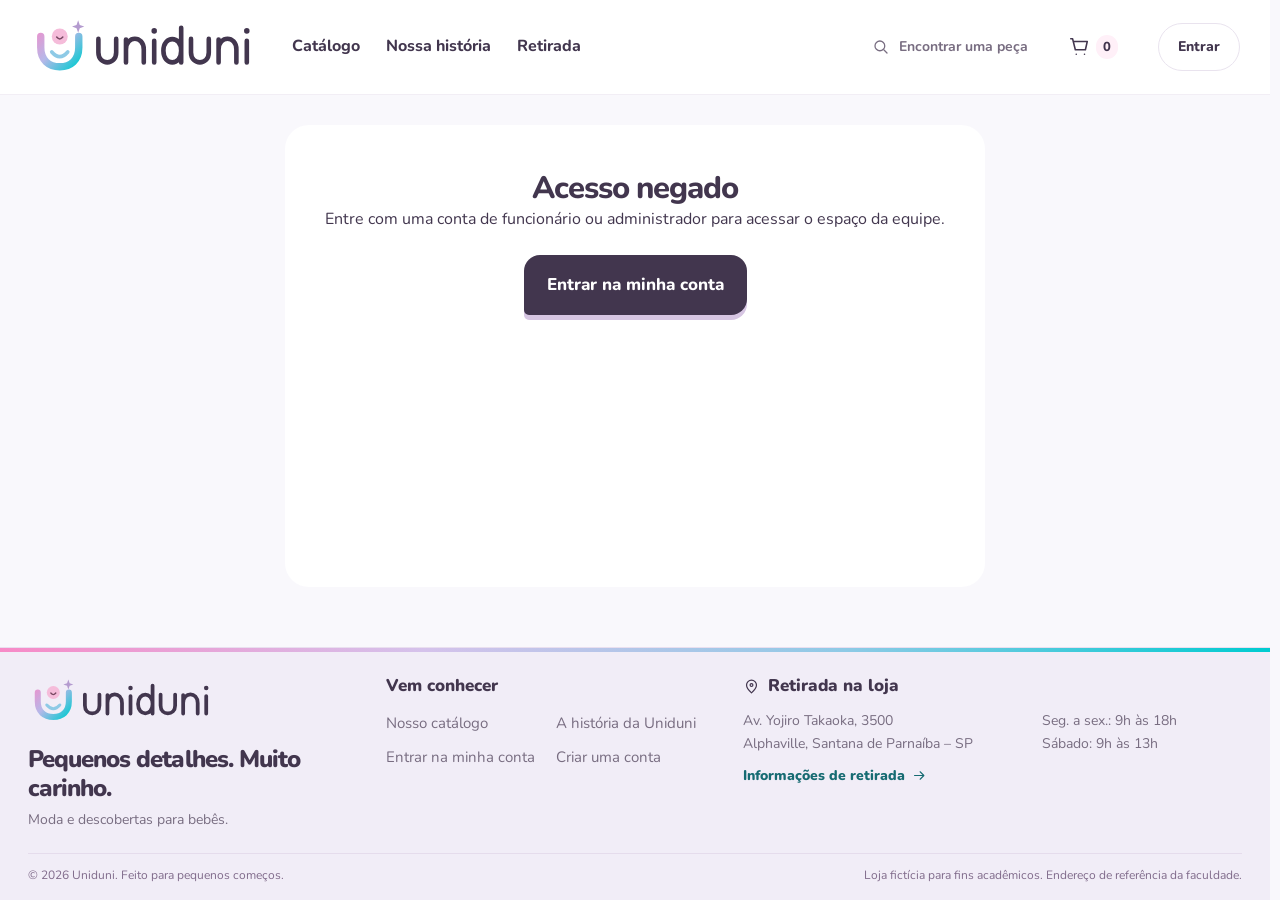
<file: frontend (VS Code)/html/admin.html>
<!DOCTYPE html>
<html lang="pt-BR"><head><meta charset="UTF-8"><meta name="viewport" content="width=device-width, initial-scale=1.0">
<title>Administração — Uniduni</title><meta name="theme-color" content="#f78ac7"><meta name="description" content="Uniduni: roupas, calçados e acessórios para bebês, com carinho em cada escolha.">
<link rel="icon" type="image/svg+xml" href="../images/brand/uniduni-simbolo.svg"><link rel="preload" href="../fonts/Nunito-Variable.ttf" as="font" type="font/ttf" crossorigin>
<link rel="stylesheet" href="../css/styles.css?v=20261020-compras"><link rel="stylesheet" href="../css/pages.css?v=20261020-compras"><link rel="stylesheet" href="../css/catalogo.css?v=20261020-revisao"><link rel="stylesheet" href="../css/compras.css?v=20261027-nomes"></head>
<body class="pagina-admin" data-pagina="admin"><a class="pular-conteudo" href="#conteudo">Pular para o conteúdo</a><div class="faixa-carinho"><span><svg class="icone " viewBox="0 0 24 24" fill="none" stroke="currentColor" stroke-width="1.7" stroke-linecap="round" stroke-linejoin="round" aria-hidden="true"><path d="m12 3 2.7 5.5 6.1.9-4.4 4.3 1 6.1-5.4-2.9-5.4 2.9 1-6.1L2.2 9.4l6.1-.9Z"/></svg> Para os primeiros capítulos da vida.</span><a href="../html/sobre.html#retirada">Retirada na loja <svg class="icone " viewBox="0 0 24 24" fill="none" stroke="currentColor" stroke-width="1.7" stroke-linecap="round" stroke-linejoin="round" aria-hidden="true"><path d="M19 10c0 5-7 11-7 11S5 15 5 10a7 7 0 1 1 14 0Z"/><circle cx="12" cy="10" r="2"/></svg></a></div>
<header class="site-header" id="siteHeader"><div class="header-content"><a class="marca " href="../index.html" aria-label="Uniduni, página inicial"><img src="../images/brand/uniduni-logo.svg" width="187" height="50" alt="Uniduni"></a>
<nav class="navegacao" id="menuPrincipal" aria-label="Navegação principal"><a href="../index.html#catalogoTitulo" >Catálogo</a><a href="../html/sobre.html" >Nossa história</a><a href="../html/sobre.html#retirada">Retirada</a></nav>
<a class="busca-atalho" href="../index.html#catalogoTitulo"><svg class="icone " viewBox="0 0 24 24" fill="none" stroke="currentColor" stroke-width="1.7" stroke-linecap="round" stroke-linejoin="round" aria-hidden="true"><circle cx="10.5" cy="10.5" r="6.5"/><path d="m16 16 4 4"/></svg><span>Encontrar uma peça</span></a><div id="areaUsuario"></div><button class="menu-toggle" type="button" aria-label="Abrir menu" aria-controls="menuPrincipal" aria-expanded="false"><svg class="icone " viewBox="0 0 24 24" fill="none" stroke="currentColor" stroke-width="1.7" stroke-linecap="round" stroke-linejoin="round" aria-hidden="true"><path d="M4 6h16M4 12h12M4 18h16"/></svg></button></div></header><main id="conteudo" class="admin-container admin-layout"><aside class="admin-sidebar" aria-label="Navegação da administração"><div class="admin-identidade"><img src="../images/brand/uniduni-simbolo.svg" alt="" width="48" height="50"><div><strong>Cuidar da loja</strong><span>Espaço da equipe</span></div></div><nav class="admin-cards" aria-label="Áreas da equipe"><div class="admin-card"><button id="btnGerenciarProdutos" class="admin-nav-botao" data-admin-nav><svg class="icone " viewBox="0 0 24 24" fill="none" stroke="currentColor" stroke-width="1.7" stroke-linecap="round" stroke-linejoin="round" aria-hidden="true"><path d="m3 7 9-4 9 4v10l-9 4-9-4V7Zm0 0 9 4 9-4M12 11v10M7 5l9 4"/></svg><span>Produtos e estoque<small>Peças, cores e tamanhos</small></span><svg class="icone " viewBox="0 0 24 24" fill="none" stroke="currentColor" stroke-width="1.7" stroke-linecap="round" stroke-linejoin="round" aria-hidden="true"><path d="M4 12h15m-6-6 6 6-6 6"/></svg></button></div><div class="admin-card"><button id="btnGerenciarUsuarios" class="admin-nav-botao" data-admin-nav><svg class="icone " viewBox="0 0 24 24" fill="none" stroke="currentColor" stroke-width="1.7" stroke-linecap="round" stroke-linejoin="round" aria-hidden="true"><circle cx="9" cy="8" r="3"/><path d="M3 21v-3a6 6 0 0 1 12 0v3M16 5a3 3 0 0 1 0 6m3 10v-3a6 6 0 0 0-3-5"/></svg><span>Pessoas<small>Contas e permissões</small></span><svg class="icone " viewBox="0 0 24 24" fill="none" stroke="currentColor" stroke-width="1.7" stroke-linecap="round" stroke-linejoin="round" aria-hidden="true"><path d="M4 12h15m-6-6 6 6-6 6"/></svg></button></div></nav><a class="admin-ver-loja" href="../index.html#catalogoTitulo"><svg class="icone " viewBox="0 0 24 24" fill="none" stroke="currentColor" stroke-width="1.7" stroke-linecap="round" stroke-linejoin="round" aria-hidden="true"><path d="m8 4-6 4 3 5 3-2v10h8V11l3 2 3-5-6-4c0 4-8 4-8 0Z"/></svg> Ver a loja</a><div class="admin-nota"><svg class="icone " viewBox="0 0 24 24" fill="none" stroke="currentColor" stroke-width="1.7" stroke-linecap="round" stroke-linejoin="round" aria-hidden="true"><path d="M20.5 5.7c-2.7-3-6.4-1.8-8.5 1-2.1-2.8-5.8-4-8.5-1C-.2 10 5 15.4 12 21c7-5.6 12.2-11 8.5-15.3Z"/></svg><p>Cada detalhe em seu lugar.<br>Mais cuidado em cada escolha.</p></div></aside><div class="admin-trabalho"><section class="admin-header"><p class="pagina-contexto">Administração</p><h1>Painel da Uniduni</h1><p>Organização para os pequenos detalhes do dia a dia.</p></section><section id="areaAdminConteudo" class="admin-content"><div class="admin-boasvindas"><img src="../images/brand/uniduni-simbolo.svg" alt="" width="90" height="95"><h2>Vamos cuidar da loja?</h2><p>Abra produtos e estoque para começar.</p></div></section></div></main><footer class="site-footer"><div class="footer-grid"><div class="footer-marca"><a class="marca " href="../index.html" aria-label="Uniduni, página inicial"><img src="../images/brand/uniduni-logo.svg" width="187" height="50" alt="Uniduni"></a><p>Pequenos detalhes. Muito carinho.</p><span>Moda e descobertas para bebês.</span></div>
<div><h2>Vem conhecer</h2><ul><li><a href="../index.html#catalogoTitulo">Nosso catálogo</a></li><li><a href="../html/sobre.html">A história da Uniduni</a></li><li><a href="../html/login.html">Entrar na minha conta</a></li><li><a href="../html/cadastro.html">Criar uma conta</a></li></ul></div>
<div class="footer-retirada"><h2><svg class="icone " viewBox="0 0 24 24" fill="none" stroke="currentColor" stroke-width="1.7" stroke-linecap="round" stroke-linejoin="round" aria-hidden="true"><path d="M19 10c0 5-7 11-7 11S5 15 5 10a7 7 0 1 1 14 0Z"/><circle cx="12" cy="10" r="2"/></svg> Retirada na loja</h2><p>Av. Yojiro Takaoka, 3500<br>Alphaville, Santana de Parnaíba – SP</p><p>Seg. a sex.: 9h às 18h<br>Sábado: 9h às 13h</p><a href="../html/sobre.html#retirada">Informações de retirada <svg class="icone " viewBox="0 0 24 24" fill="none" stroke="currentColor" stroke-width="1.7" stroke-linecap="round" stroke-linejoin="round" aria-hidden="true"><path d="M4 12h15m-6-6 6 6-6 6"/></svg></a></div></div>
<div class="footer-fim"><span>© 2026 Uniduni. Feito para pequenos começos.</span><span>Loja fictícia para fins acadêmicos. Endereço de referência da faculdade.</span></div></footer><button class="voltar-topo" type="button" aria-label="Voltar ao início da página" hidden><svg class="icone " viewBox="0 0 24 24" fill="none" stroke="currentColor" stroke-width="1.7" stroke-linecap="round" stroke-linejoin="round" aria-hidden="true"><path d="M4 12h15m-6-6 6 6-6 6"/></svg></button><div id="notificacoes" class="notificacoes" aria-live="polite" aria-atomic="false"></div>
<dialog id="dialogoConfirmacao" class="dialogo"><div class="dialogo-simbolo"><svg class="icone " viewBox="0 0 24 24" fill="none" stroke="currentColor" stroke-width="1.7" stroke-linecap="round" stroke-linejoin="round" aria-hidden="true"><circle cx="9" cy="8" r="3"/><path d="M3 21v-3a6 6 0 0 1 12 0v3M16 5a3 3 0 0 1 0 6m3 10v-3a6 6 0 0 0-3-5"/></svg></div><h2 id="dialogoTitulo">Confirmar ação</h2><p id="dialogoMensagem"></p><form method="dialog"><button class="catalogo-secundario" value="cancelar">Voltar</button><button class="catalogo-botao" value="confirmar">Confirmar</button></form></dialog>
<div vw class="enabled"><div vw-access-button class="active"></div><div vw-plugin-wrapper><div class="vw-plugin-top-wrapper"></div></div></div>
<script src="../js/api.js?v=20261020-compras"></script><script src="../js/catalogo.js?v=20261020-compras"></script><script src="../js/main.js?v=20261020-compras"></script><script src="../js/ui.js?v=20261020-compras"></script>
<script src="../js/compras.js?v=20261027-retirada-2"></script>
<script src="https://vlibras.gov.br/app/vlibras-plugin.js"></script><script>if(window.VLibras&&!window.uniduniVLibras)window.uniduniVLibras=new window.VLibras.Widget('https://vlibras.gov.br/app');</script></body></html>
</file>
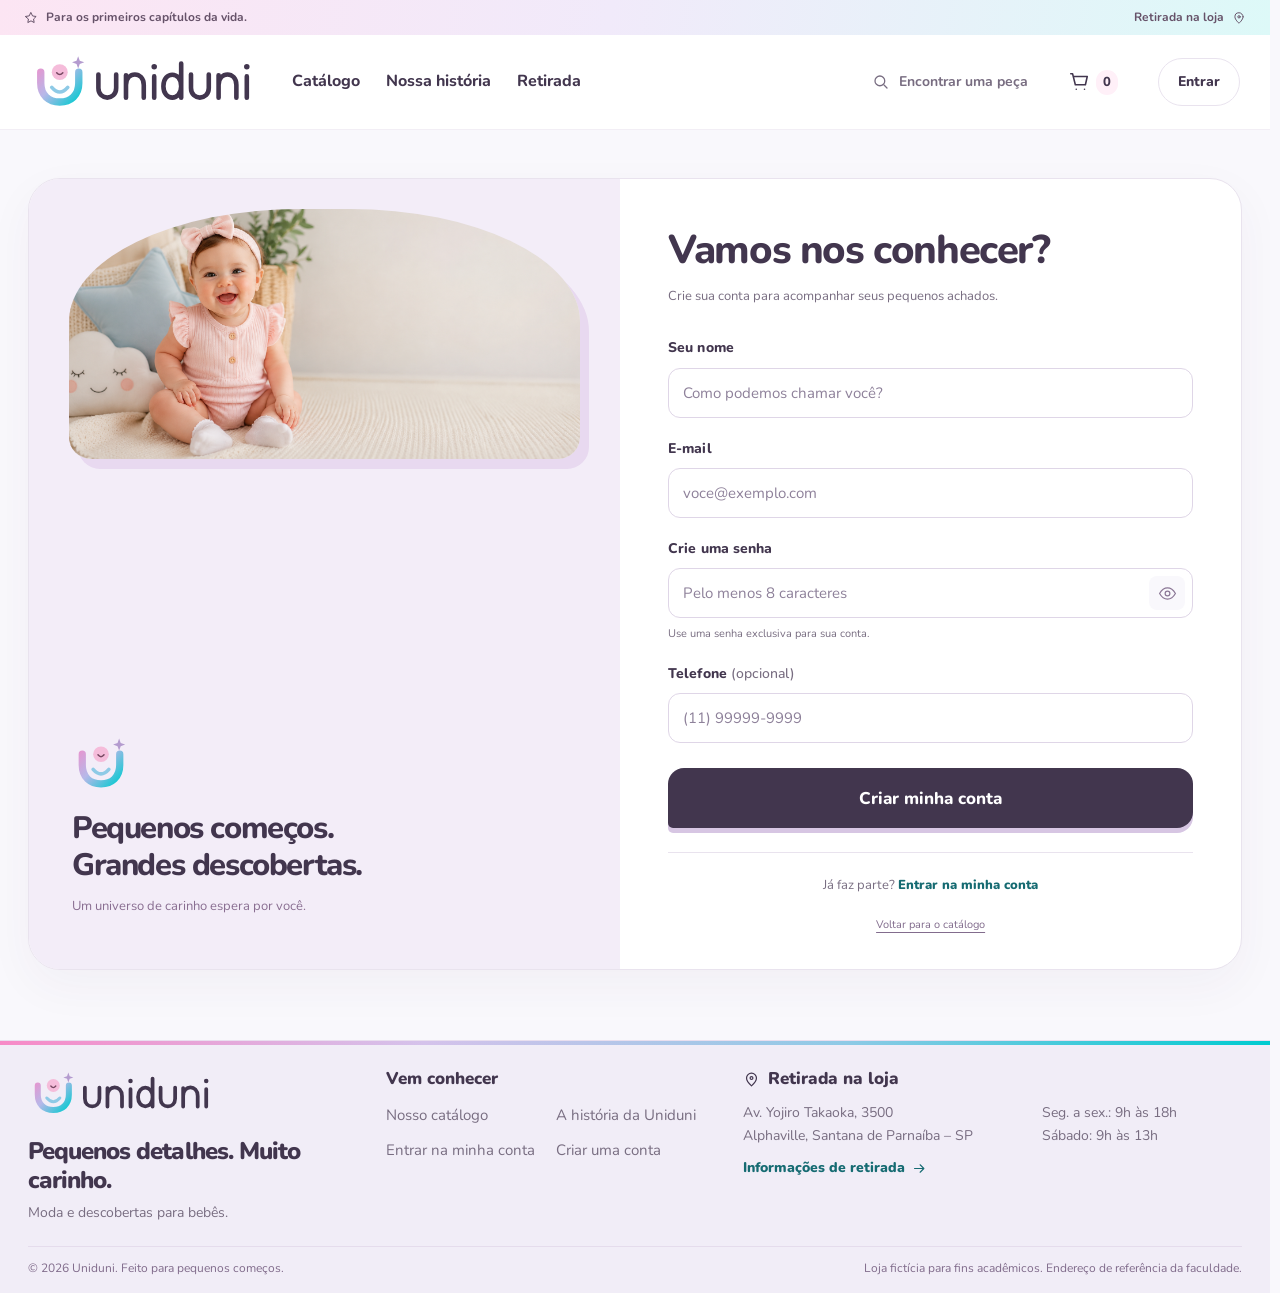
<file: frontend (VS Code)/html/cadastro.html>
<!DOCTYPE html>
<html lang="pt-BR"><head><meta charset="UTF-8"><meta name="viewport" content="width=device-width, initial-scale=1.0">
<title>Criar conta — Uniduni</title><meta name="theme-color" content="#f78ac7"><meta name="description" content="Uniduni: roupas, calçados e acessórios para bebês, com carinho em cada escolha.">
<link rel="icon" type="image/svg+xml" href="../images/brand/uniduni-simbolo.svg"><link rel="preload" href="../fonts/Nunito-Variable.ttf" as="font" type="font/ttf" crossorigin>
<link rel="stylesheet" href="../css/styles.css?v=20261020-compras"><link rel="stylesheet" href="../css/pages.css?v=20261020-compras"><link rel="stylesheet" href="../css/catalogo.css?v=20261020-revisao"><link rel="stylesheet" href="../css/compras.css?v=20261027-nomes"></head>
<body class="pagina-cadastro" data-pagina="cadastro"><a class="pular-conteudo" href="#conteudo">Pular para o conteúdo</a><div class="faixa-carinho"><span><svg class="icone " viewBox="0 0 24 24" fill="none" stroke="currentColor" stroke-width="1.7" stroke-linecap="round" stroke-linejoin="round" aria-hidden="true"><path d="m12 3 2.7 5.5 6.1.9-4.4 4.3 1 6.1-5.4-2.9-5.4 2.9 1-6.1L2.2 9.4l6.1-.9Z"/></svg> Para os primeiros capítulos da vida.</span><a href="../html/sobre.html#retirada">Retirada na loja <svg class="icone " viewBox="0 0 24 24" fill="none" stroke="currentColor" stroke-width="1.7" stroke-linecap="round" stroke-linejoin="round" aria-hidden="true"><path d="M19 10c0 5-7 11-7 11S5 15 5 10a7 7 0 1 1 14 0Z"/><circle cx="12" cy="10" r="2"/></svg></a></div>
<header class="site-header" id="siteHeader"><div class="header-content"><a class="marca " href="../index.html" aria-label="Uniduni, página inicial"><img src="../images/brand/uniduni-logo.svg" width="187" height="50" alt="Uniduni"></a>
<nav class="navegacao" id="menuPrincipal" aria-label="Navegação principal"><a href="../index.html#catalogoTitulo" >Catálogo</a><a href="../html/sobre.html" >Nossa história</a><a href="../html/sobre.html#retirada">Retirada</a></nav>
<a class="busca-atalho" href="../index.html#catalogoTitulo"><svg class="icone " viewBox="0 0 24 24" fill="none" stroke="currentColor" stroke-width="1.7" stroke-linecap="round" stroke-linejoin="round" aria-hidden="true"><circle cx="10.5" cy="10.5" r="6.5"/><path d="m16 16 4 4"/></svg><span>Encontrar uma peça</span></a><div id="areaUsuario"></div><button class="menu-toggle" type="button" aria-label="Abrir menu" aria-controls="menuPrincipal" aria-expanded="false"><svg class="icone " viewBox="0 0 24 24" fill="none" stroke="currentColor" stroke-width="1.7" stroke-linecap="round" stroke-linejoin="round" aria-hidden="true"><path d="M4 6h16M4 12h12M4 18h16"/></svg></button></div></header><main id="conteudo" class="auth-container"><section class="auth-cenario" aria-label="O universo Uniduni"><div class="auth-foto"><img src="../images/imagem-carrossel1.png" alt="Bebê sorrindo, entre almofadas macias"></div><div class="auth-frase"><img src="../images/brand/uniduni-simbolo.svg" alt="" width="70" height="74"><h2>Pequenos começos.<br>Grandes descobertas.</h2><p>Um universo de carinho espera por você.</p></div></section><section class="auth-card"><h1>Vamos nos conhecer?</h1><p class="auth-intro">Crie sua conta para acompanhar seus pequenos achados.</p><form id="formCadastro"><div class="form-group"><label for="nome">Seu nome</label><input type="text" id="nome" required minlength="2" maxlength="100" autocomplete="name" placeholder="Como podemos chamar você?"></div><div class="form-group"><label for="email">E-mail</label><input type="email" id="email" required maxlength="100" autocomplete="email" placeholder="voce@exemplo.com"></div><div class="form-group"><label for="senha">Crie uma senha</label><input type="password" id="senha" minlength="8" maxlength="128" autocomplete="new-password" required placeholder="Pelo menos 8 caracteres"><small>Use uma senha exclusiva para sua conta.</small></div><div class="form-group"><label for="telefone">Telefone <span class="campo-opcional">(opcional)</span></label><input type="tel" id="telefone" maxlength="20" autocomplete="tel" placeholder="(11) 99999-9999"></div><button class="botao-principal" type="submit">Criar minha conta</button></form><p id="mensagemCadastro" class="auth-mensagem" role="status" aria-live="polite"></p><p class="auth-link">Já faz parte? <a href="login.html">Entrar na minha conta</a></p><a class="voltar-home" href="../index.html">Voltar para o catálogo</a></section></main><footer class="site-footer"><div class="footer-grid"><div class="footer-marca"><a class="marca " href="../index.html" aria-label="Uniduni, página inicial"><img src="../images/brand/uniduni-logo.svg" width="187" height="50" alt="Uniduni"></a><p>Pequenos detalhes. Muito carinho.</p><span>Moda e descobertas para bebês.</span></div>
<div><h2>Vem conhecer</h2><ul><li><a href="../index.html#catalogoTitulo">Nosso catálogo</a></li><li><a href="../html/sobre.html">A história da Uniduni</a></li><li><a href="../html/login.html">Entrar na minha conta</a></li><li><a href="../html/cadastro.html">Criar uma conta</a></li></ul></div>
<div class="footer-retirada"><h2><svg class="icone " viewBox="0 0 24 24" fill="none" stroke="currentColor" stroke-width="1.7" stroke-linecap="round" stroke-linejoin="round" aria-hidden="true"><path d="M19 10c0 5-7 11-7 11S5 15 5 10a7 7 0 1 1 14 0Z"/><circle cx="12" cy="10" r="2"/></svg> Retirada na loja</h2><p>Av. Yojiro Takaoka, 3500<br>Alphaville, Santana de Parnaíba – SP</p><p>Seg. a sex.: 9h às 18h<br>Sábado: 9h às 13h</p><a href="../html/sobre.html#retirada">Informações de retirada <svg class="icone " viewBox="0 0 24 24" fill="none" stroke="currentColor" stroke-width="1.7" stroke-linecap="round" stroke-linejoin="round" aria-hidden="true"><path d="M4 12h15m-6-6 6 6-6 6"/></svg></a></div></div>
<div class="footer-fim"><span>© 2026 Uniduni. Feito para pequenos começos.</span><span>Loja fictícia para fins acadêmicos. Endereço de referência da faculdade.</span></div></footer><button class="voltar-topo" type="button" aria-label="Voltar ao início da página" hidden><svg class="icone " viewBox="0 0 24 24" fill="none" stroke="currentColor" stroke-width="1.7" stroke-linecap="round" stroke-linejoin="round" aria-hidden="true"><path d="M4 12h15m-6-6 6 6-6 6"/></svg></button><div id="notificacoes" class="notificacoes" aria-live="polite" aria-atomic="false"></div>
<dialog id="dialogoConfirmacao" class="dialogo"><div class="dialogo-simbolo"><svg class="icone " viewBox="0 0 24 24" fill="none" stroke="currentColor" stroke-width="1.7" stroke-linecap="round" stroke-linejoin="round" aria-hidden="true"><circle cx="9" cy="8" r="3"/><path d="M3 21v-3a6 6 0 0 1 12 0v3M16 5a3 3 0 0 1 0 6m3 10v-3a6 6 0 0 0-3-5"/></svg></div><h2 id="dialogoTitulo">Confirmar ação</h2><p id="dialogoMensagem"></p><form method="dialog"><button class="catalogo-secundario" value="cancelar">Voltar</button><button class="catalogo-botao" value="confirmar">Confirmar</button></form></dialog>
<div vw class="enabled"><div vw-access-button class="active"></div><div vw-plugin-wrapper><div class="vw-plugin-top-wrapper"></div></div></div>
<script src="../js/api.js?v=20261020-compras"></script><script src="../js/catalogo.js?v=20261020-compras"></script><script src="../js/main.js?v=20261020-compras"></script><script src="../js/ui.js?v=20261020-compras"></script>
<script src="../js/compras.js?v=20261027-retirada-2"></script>
<script src="https://vlibras.gov.br/app/vlibras-plugin.js"></script><script>if(window.VLibras&&!window.uniduniVLibras)window.uniduniVLibras=new window.VLibras.Widget('https://vlibras.gov.br/app');</script></body></html>
</file>
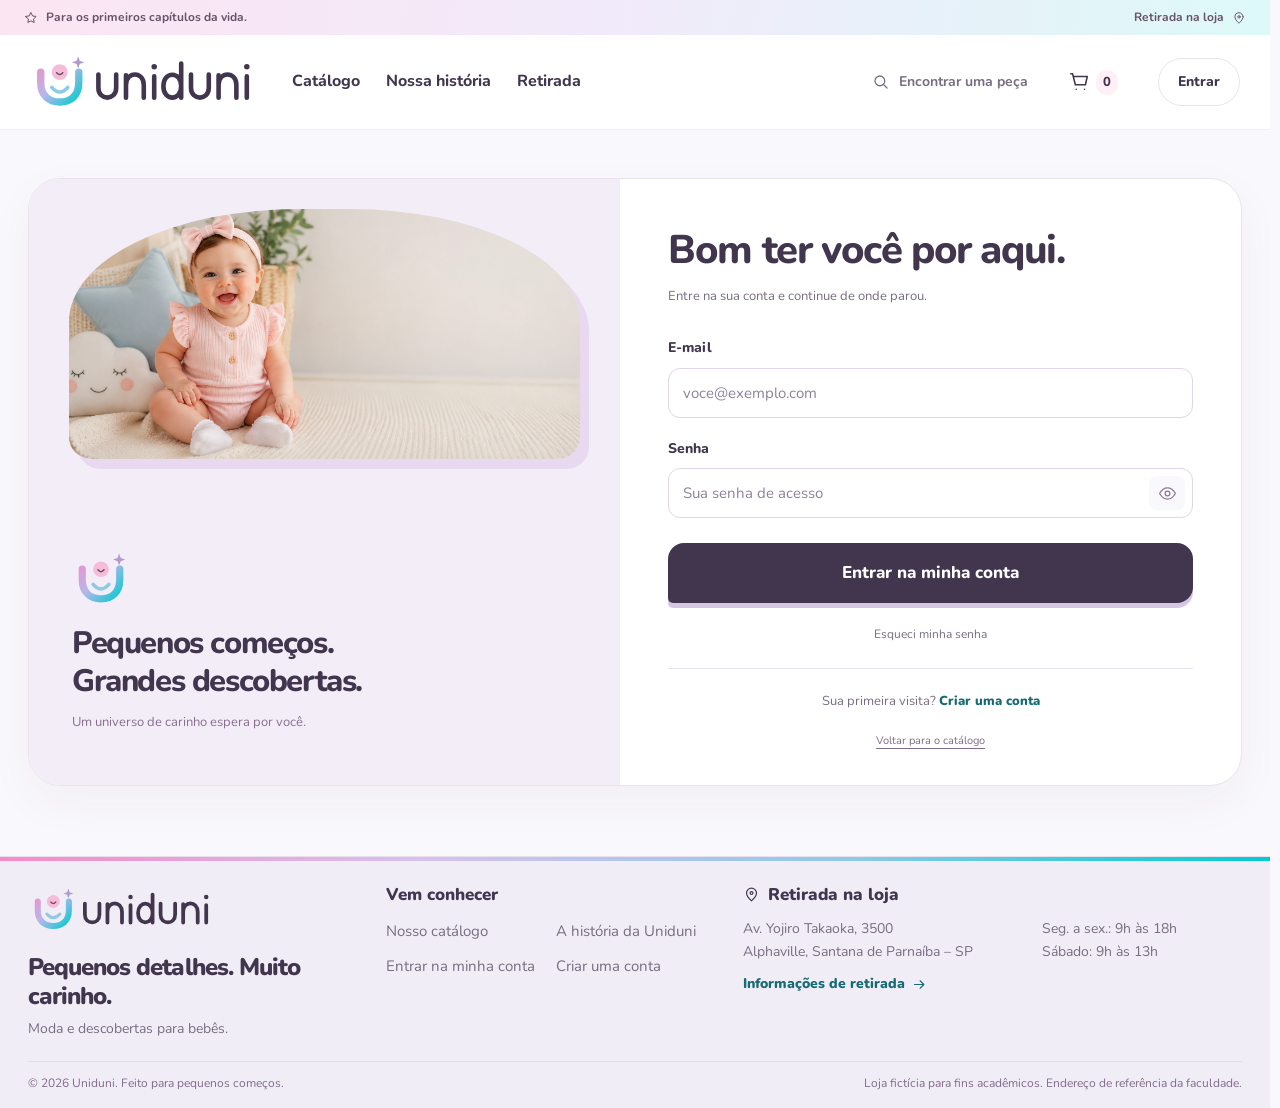
<file: frontend (VS Code)/html/compras.html>
<!DOCTYPE html>
<html lang="pt-BR"><head><meta charset="UTF-8"><meta name="viewport" content="width=device-width, initial-scale=1.0">
<title>Compras e pedidos — Uniduni</title><meta name="theme-color" content="#f78ac7"><meta name="description" content="Uniduni: roupas, calçados e acessórios para bebês, com carinho em cada escolha.">
<link rel="icon" type="image/svg+xml" href="../images/brand/uniduni-simbolo.svg"><link rel="preload" href="../fonts/Nunito-Variable.ttf" as="font" type="font/ttf" crossorigin>
<link rel="stylesheet" href="../css/styles.css?v=20261020-compras"><link rel="stylesheet" href="../css/pages.css?v=20261020-compras"><link rel="stylesheet" href="../css/catalogo.css?v=20261020-revisao"><link rel="stylesheet" href="../css/compras.css?v=20261027-nomes"></head>
<body class="pagina-compras" data-pagina="compras"><a class="pular-conteudo" href="#conteudo">Pular para o conteúdo</a><div class="faixa-carinho"><span><svg class="icone " viewBox="0 0 24 24" fill="none" stroke="currentColor" stroke-width="1.7" stroke-linecap="round" stroke-linejoin="round" aria-hidden="true"><path d="m12 3 2.7 5.5 6.1.9-4.4 4.3 1 6.1-5.4-2.9-5.4 2.9 1-6.1L2.2 9.4l6.1-.9Z"/></svg> Para os primeiros capítulos da vida.</span><a href="../html/sobre.html#retirada">Retirada na loja <svg class="icone " viewBox="0 0 24 24" fill="none" stroke="currentColor" stroke-width="1.7" stroke-linecap="round" stroke-linejoin="round" aria-hidden="true"><path d="M19 10c0 5-7 11-7 11S5 15 5 10a7 7 0 1 1 14 0Z"/><circle cx="12" cy="10" r="2"/></svg></a></div>
<header class="site-header" id="siteHeader"><div class="header-content"><a class="marca " href="../index.html" aria-label="Uniduni, página inicial"><img src="../images/brand/uniduni-logo.svg" width="187" height="50" alt="Uniduni"></a>
<nav class="navegacao" id="menuPrincipal" aria-label="Navegação principal"><a href="../index.html#catalogoTitulo" >Catálogo</a><a href="../html/sobre.html" >Nossa história</a><a href="../html/sobre.html#retirada">Retirada</a></nav>
<a class="busca-atalho" href="../index.html#catalogoTitulo"><svg class="icone " viewBox="0 0 24 24" fill="none" stroke="currentColor" stroke-width="1.7" stroke-linecap="round" stroke-linejoin="round" aria-hidden="true"><circle cx="10.5" cy="10.5" r="6.5"/><path d="m16 16 4 4"/></svg><span>Encontrar uma peça</span></a><div id="areaUsuario"></div><button class="menu-toggle" type="button" aria-label="Abrir menu" aria-controls="menuPrincipal" aria-expanded="false"><svg class="icone " viewBox="0 0 24 24" fill="none" stroke="currentColor" stroke-width="1.7" stroke-linecap="round" stroke-linejoin="round" aria-hidden="true"><path d="M4 6h16M4 12h12M4 18h16"/></svg></button></div></header><main id="conteudo" class="compras-container"><nav class="compras-nav" aria-label="Compras e pedidos"><a href="compras.html">Meu carrinho</a><a href="compras.html?visao=pedidos">Meus pedidos</a></nav><div id="areaCompras" aria-busy="false"><p role="status">Carregando suas compras…</p></div></main><footer class="site-footer"><div class="footer-grid"><div class="footer-marca"><a class="marca " href="../index.html" aria-label="Uniduni, página inicial"><img src="../images/brand/uniduni-logo.svg" width="187" height="50" alt="Uniduni"></a><p>Pequenos detalhes. Muito carinho.</p><span>Moda e descobertas para bebês.</span></div>
<div><h2>Vem conhecer</h2><ul><li><a href="../index.html#catalogoTitulo">Nosso catálogo</a></li><li><a href="../html/sobre.html">A história da Uniduni</a></li><li><a href="../html/login.html">Entrar na minha conta</a></li><li><a href="../html/cadastro.html">Criar uma conta</a></li></ul></div>
<div class="footer-retirada"><h2><svg class="icone " viewBox="0 0 24 24" fill="none" stroke="currentColor" stroke-width="1.7" stroke-linecap="round" stroke-linejoin="round" aria-hidden="true"><path d="M19 10c0 5-7 11-7 11S5 15 5 10a7 7 0 1 1 14 0Z"/><circle cx="12" cy="10" r="2"/></svg> Retirada na loja</h2><p>Av. Yojiro Takaoka, 3500<br>Alphaville, Santana de Parnaíba – SP</p><p>Seg. a sex.: 9h às 18h<br>Sábado: 9h às 13h</p><a href="../html/sobre.html#retirada">Informações de retirada <svg class="icone " viewBox="0 0 24 24" fill="none" stroke="currentColor" stroke-width="1.7" stroke-linecap="round" stroke-linejoin="round" aria-hidden="true"><path d="M4 12h15m-6-6 6 6-6 6"/></svg></a></div></div>
<div class="footer-fim"><span>© 2026 Uniduni. Feito para pequenos começos.</span><span>Loja fictícia para fins acadêmicos. Endereço de referência da faculdade.</span></div></footer><button class="voltar-topo" type="button" aria-label="Voltar ao início da página" hidden><svg class="icone " viewBox="0 0 24 24" fill="none" stroke="currentColor" stroke-width="1.7" stroke-linecap="round" stroke-linejoin="round" aria-hidden="true"><path d="M4 12h15m-6-6 6 6-6 6"/></svg></button><div id="notificacoes" class="notificacoes" aria-live="polite" aria-atomic="false"></div>
<dialog id="dialogoConfirmacao" class="dialogo"><div class="dialogo-simbolo"><svg class="icone " viewBox="0 0 24 24" fill="none" stroke="currentColor" stroke-width="1.7" stroke-linecap="round" stroke-linejoin="round" aria-hidden="true"><circle cx="9" cy="8" r="3"/><path d="M3 21v-3a6 6 0 0 1 12 0v3M16 5a3 3 0 0 1 0 6m3 10v-3a6 6 0 0 0-3-5"/></svg></div><h2 id="dialogoTitulo">Confirmar ação</h2><p id="dialogoMensagem"></p><form method="dialog"><button class="catalogo-secundario" value="cancelar">Voltar</button><button class="catalogo-botao" value="confirmar">Confirmar</button></form></dialog>
<div vw class="enabled"><div vw-access-button class="active"></div><div vw-plugin-wrapper><div class="vw-plugin-top-wrapper"></div></div></div>
<script src="../js/api.js?v=20261020-compras"></script><script src="../js/catalogo.js?v=20261020-compras"></script><script src="../js/main.js?v=20261020-compras"></script><script src="../js/ui.js?v=20261020-compras"></script>
<script src="../js/compras.js?v=20261027-retirada-2"></script>
<script src="https://vlibras.gov.br/app/vlibras-plugin.js"></script><script>if(window.VLibras&&!window.uniduniVLibras)window.uniduniVLibras=new window.VLibras.Widget('https://vlibras.gov.br/app');</script></body></html>
</file>
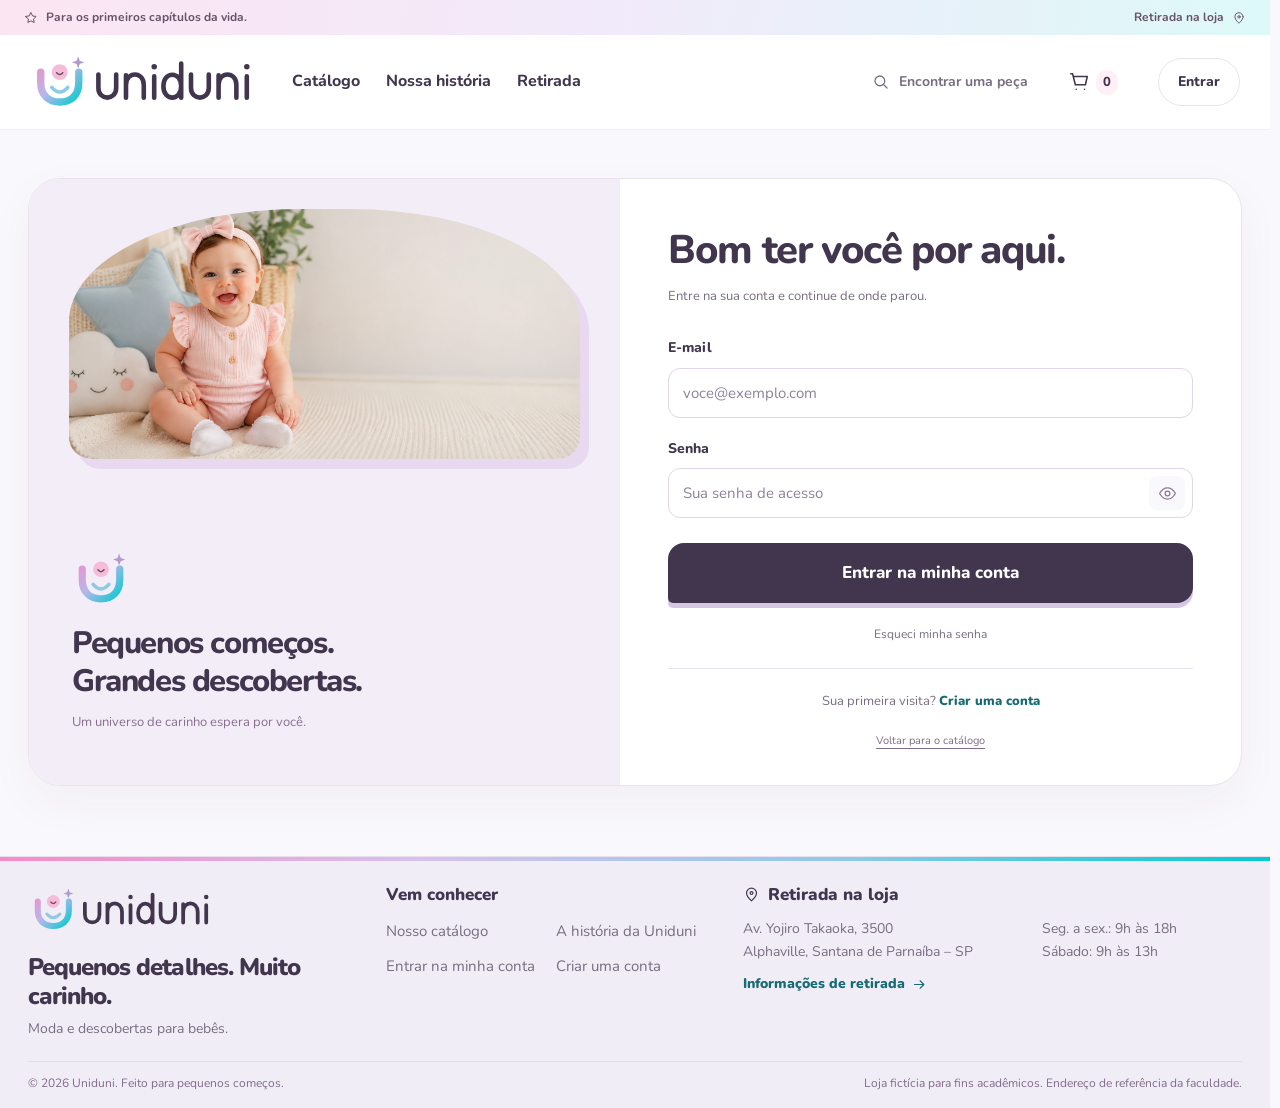
<file: frontend (VS Code)/html/login.html>
<!DOCTYPE html>
<html lang="pt-BR"><head><meta charset="UTF-8"><meta name="viewport" content="width=device-width, initial-scale=1.0">
<title>Entrar — Uniduni</title><meta name="theme-color" content="#f78ac7"><meta name="description" content="Uniduni: roupas, calçados e acessórios para bebês, com carinho em cada escolha.">
<link rel="icon" type="image/svg+xml" href="../images/brand/uniduni-simbolo.svg"><link rel="preload" href="../fonts/Nunito-Variable.ttf" as="font" type="font/ttf" crossorigin>
<link rel="stylesheet" href="../css/styles.css?v=20261020-compras"><link rel="stylesheet" href="../css/pages.css?v=20261020-compras"><link rel="stylesheet" href="../css/catalogo.css?v=20261020-revisao"><link rel="stylesheet" href="../css/compras.css?v=20261027-nomes"></head>
<body class="pagina-login" data-pagina="login"><a class="pular-conteudo" href="#conteudo">Pular para o conteúdo</a><div class="faixa-carinho"><span><svg class="icone " viewBox="0 0 24 24" fill="none" stroke="currentColor" stroke-width="1.7" stroke-linecap="round" stroke-linejoin="round" aria-hidden="true"><path d="m12 3 2.7 5.5 6.1.9-4.4 4.3 1 6.1-5.4-2.9-5.4 2.9 1-6.1L2.2 9.4l6.1-.9Z"/></svg> Para os primeiros capítulos da vida.</span><a href="../html/sobre.html#retirada">Retirada na loja <svg class="icone " viewBox="0 0 24 24" fill="none" stroke="currentColor" stroke-width="1.7" stroke-linecap="round" stroke-linejoin="round" aria-hidden="true"><path d="M19 10c0 5-7 11-7 11S5 15 5 10a7 7 0 1 1 14 0Z"/><circle cx="12" cy="10" r="2"/></svg></a></div>
<header class="site-header" id="siteHeader"><div class="header-content"><a class="marca " href="../index.html" aria-label="Uniduni, página inicial"><img src="../images/brand/uniduni-logo.svg" width="187" height="50" alt="Uniduni"></a>
<nav class="navegacao" id="menuPrincipal" aria-label="Navegação principal"><a href="../index.html#catalogoTitulo" >Catálogo</a><a href="../html/sobre.html" >Nossa história</a><a href="../html/sobre.html#retirada">Retirada</a></nav>
<a class="busca-atalho" href="../index.html#catalogoTitulo"><svg class="icone " viewBox="0 0 24 24" fill="none" stroke="currentColor" stroke-width="1.7" stroke-linecap="round" stroke-linejoin="round" aria-hidden="true"><circle cx="10.5" cy="10.5" r="6.5"/><path d="m16 16 4 4"/></svg><span>Encontrar uma peça</span></a><div id="areaUsuario"></div><button class="menu-toggle" type="button" aria-label="Abrir menu" aria-controls="menuPrincipal" aria-expanded="false"><svg class="icone " viewBox="0 0 24 24" fill="none" stroke="currentColor" stroke-width="1.7" stroke-linecap="round" stroke-linejoin="round" aria-hidden="true"><path d="M4 6h16M4 12h12M4 18h16"/></svg></button></div></header><main id="conteudo" class="auth-container"><section class="auth-cenario" aria-label="O universo Uniduni"><div class="auth-foto"><img src="../images/imagem-carrossel1.png" alt="Bebê sorrindo, entre almofadas macias"></div><div class="auth-frase"><img src="../images/brand/uniduni-simbolo.svg" alt="" width="70" height="74"><h2>Pequenos começos.<br>Grandes descobertas.</h2><p>Um universo de carinho espera por você.</p></div></section><section class="auth-card"><h1>Bom ter você por aqui.</h1><p class="auth-intro">Entre na sua conta e continue de onde parou.</p><form id="formLogin"><div class="form-group"><label for="emailLogin">E-mail</label><input type="email" id="emailLogin" required maxlength="100" autocomplete="username" placeholder="voce@exemplo.com"></div><div class="form-group"><label for="senhaLogin">Senha</label><input type="password" id="senhaLogin" autocomplete="current-password" required placeholder="Sua senha de acesso"></div><button class="botao-principal" type="submit">Entrar na minha conta</button></form><p id="mensagemLogin" class="auth-mensagem" role="status" aria-live="polite"></p><details class="auth-ajuda"><summary>Esqueci minha senha</summary><p>Solicite a recuperação de acesso ao administrador da loja.</p></details><p class="auth-link">Sua primeira visita? <a href="cadastro.html">Criar uma conta</a></p><a class="voltar-home" href="../index.html">Voltar para o catálogo</a></section></main><footer class="site-footer"><div class="footer-grid"><div class="footer-marca"><a class="marca " href="../index.html" aria-label="Uniduni, página inicial"><img src="../images/brand/uniduni-logo.svg" width="187" height="50" alt="Uniduni"></a><p>Pequenos detalhes. Muito carinho.</p><span>Moda e descobertas para bebês.</span></div>
<div><h2>Vem conhecer</h2><ul><li><a href="../index.html#catalogoTitulo">Nosso catálogo</a></li><li><a href="../html/sobre.html">A história da Uniduni</a></li><li><a href="../html/login.html">Entrar na minha conta</a></li><li><a href="../html/cadastro.html">Criar uma conta</a></li></ul></div>
<div class="footer-retirada"><h2><svg class="icone " viewBox="0 0 24 24" fill="none" stroke="currentColor" stroke-width="1.7" stroke-linecap="round" stroke-linejoin="round" aria-hidden="true"><path d="M19 10c0 5-7 11-7 11S5 15 5 10a7 7 0 1 1 14 0Z"/><circle cx="12" cy="10" r="2"/></svg> Retirada na loja</h2><p>Av. Yojiro Takaoka, 3500<br>Alphaville, Santana de Parnaíba – SP</p><p>Seg. a sex.: 9h às 18h<br>Sábado: 9h às 13h</p><a href="../html/sobre.html#retirada">Informações de retirada <svg class="icone " viewBox="0 0 24 24" fill="none" stroke="currentColor" stroke-width="1.7" stroke-linecap="round" stroke-linejoin="round" aria-hidden="true"><path d="M4 12h15m-6-6 6 6-6 6"/></svg></a></div></div>
<div class="footer-fim"><span>© 2026 Uniduni. Feito para pequenos começos.</span><span>Loja fictícia para fins acadêmicos. Endereço de referência da faculdade.</span></div></footer><button class="voltar-topo" type="button" aria-label="Voltar ao início da página" hidden><svg class="icone " viewBox="0 0 24 24" fill="none" stroke="currentColor" stroke-width="1.7" stroke-linecap="round" stroke-linejoin="round" aria-hidden="true"><path d="M4 12h15m-6-6 6 6-6 6"/></svg></button><div id="notificacoes" class="notificacoes" aria-live="polite" aria-atomic="false"></div>
<dialog id="dialogoConfirmacao" class="dialogo"><div class="dialogo-simbolo"><svg class="icone " viewBox="0 0 24 24" fill="none" stroke="currentColor" stroke-width="1.7" stroke-linecap="round" stroke-linejoin="round" aria-hidden="true"><circle cx="9" cy="8" r="3"/><path d="M3 21v-3a6 6 0 0 1 12 0v3M16 5a3 3 0 0 1 0 6m3 10v-3a6 6 0 0 0-3-5"/></svg></div><h2 id="dialogoTitulo">Confirmar ação</h2><p id="dialogoMensagem"></p><form method="dialog"><button class="catalogo-secundario" value="cancelar">Voltar</button><button class="catalogo-botao" value="confirmar">Confirmar</button></form></dialog>
<div vw class="enabled"><div vw-access-button class="active"></div><div vw-plugin-wrapper><div class="vw-plugin-top-wrapper"></div></div></div>
<script src="../js/api.js?v=20261020-compras"></script><script src="../js/catalogo.js?v=20261020-compras"></script><script src="../js/main.js?v=20261020-compras"></script><script src="../js/ui.js?v=20261020-compras"></script>
<script src="../js/compras.js?v=20261027-retirada-2"></script>
<script src="https://vlibras.gov.br/app/vlibras-plugin.js"></script><script>if(window.VLibras&&!window.uniduniVLibras)window.uniduniVLibras=new window.VLibras.Widget('https://vlibras.gov.br/app');</script></body></html>
</file>
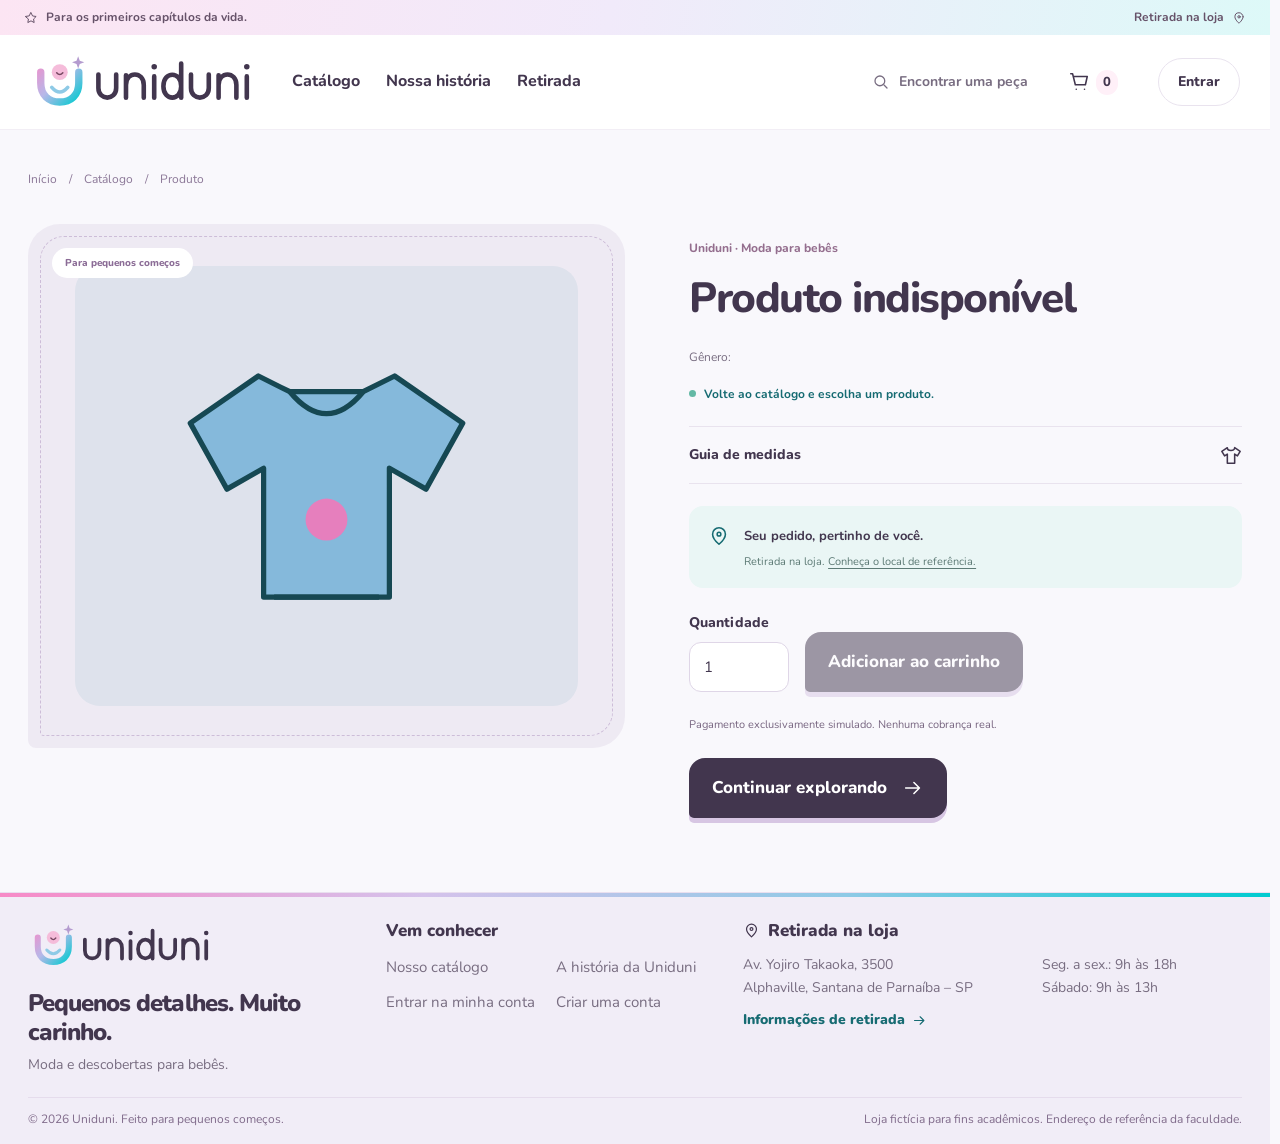
<file: frontend (VS Code)/html/produto.html>
<!DOCTYPE html>
<html lang="pt-BR"><head><meta charset="UTF-8"><meta name="viewport" content="width=device-width, initial-scale=1.0">
<title>Produto — Uniduni</title><meta name="theme-color" content="#f78ac7"><meta name="description" content="Uniduni: roupas, calçados e acessórios para bebês, com carinho em cada escolha.">
<link rel="icon" type="image/svg+xml" href="../images/brand/uniduni-simbolo.svg"><link rel="preload" href="../fonts/Nunito-Variable.ttf" as="font" type="font/ttf" crossorigin>
<link rel="stylesheet" href="../css/styles.css?v=20261020-compras"><link rel="stylesheet" href="../css/pages.css?v=20261020-compras"><link rel="stylesheet" href="../css/catalogo.css?v=20261020-revisao"><link rel="stylesheet" href="../css/compras.css?v=20261027-nomes"></head>
<body class="pagina-produto" data-pagina="produto"><a class="pular-conteudo" href="#conteudo">Pular para o conteúdo</a><div class="faixa-carinho"><span><svg class="icone " viewBox="0 0 24 24" fill="none" stroke="currentColor" stroke-width="1.7" stroke-linecap="round" stroke-linejoin="round" aria-hidden="true"><path d="m12 3 2.7 5.5 6.1.9-4.4 4.3 1 6.1-5.4-2.9-5.4 2.9 1-6.1L2.2 9.4l6.1-.9Z"/></svg> Para os primeiros capítulos da vida.</span><a href="../html/sobre.html#retirada">Retirada na loja <svg class="icone " viewBox="0 0 24 24" fill="none" stroke="currentColor" stroke-width="1.7" stroke-linecap="round" stroke-linejoin="round" aria-hidden="true"><path d="M19 10c0 5-7 11-7 11S5 15 5 10a7 7 0 1 1 14 0Z"/><circle cx="12" cy="10" r="2"/></svg></a></div>
<header class="site-header" id="siteHeader"><div class="header-content"><a class="marca " href="../index.html" aria-label="Uniduni, página inicial"><img src="../images/brand/uniduni-logo.svg" width="187" height="50" alt="Uniduni"></a>
<nav class="navegacao" id="menuPrincipal" aria-label="Navegação principal"><a href="../index.html#catalogoTitulo" >Catálogo</a><a href="../html/sobre.html" >Nossa história</a><a href="../html/sobre.html#retirada">Retirada</a></nav>
<a class="busca-atalho" href="../index.html#catalogoTitulo"><svg class="icone " viewBox="0 0 24 24" fill="none" stroke="currentColor" stroke-width="1.7" stroke-linecap="round" stroke-linejoin="round" aria-hidden="true"><circle cx="10.5" cy="10.5" r="6.5"/><path d="m16 16 4 4"/></svg><span>Encontrar uma peça</span></a><div id="areaUsuario"></div><button class="menu-toggle" type="button" aria-label="Abrir menu" aria-controls="menuPrincipal" aria-expanded="false"><svg class="icone " viewBox="0 0 24 24" fill="none" stroke="currentColor" stroke-width="1.7" stroke-linecap="round" stroke-linejoin="round" aria-hidden="true"><path d="M4 6h16M4 12h12M4 18h16"/></svg></button></div></header><main id="conteudo" class="produto-container"><nav class="migalhas" aria-label="Você está aqui"><a href="../index.html">Início</a><span>/</span><a href="../index.html#catalogoTitulo">Catálogo</a><span>/</span><span>Produto</span></nav><section class="produto-detalhe"><div class="produto-imagem"><span class="produto-selo">Para pequenos começos</span><img id="imagemProduto" src="../images/produto-padrao.svg" alt="Imagem do produto"><span class="imagem-costura"></span></div><div class="produto-info"><p class="produto-marca">Uniduni · Moda para bebês</p><h1 id="nomeProduto">Preparando uma fofura…</h1><p id="descricaoProduto"></p><p id="precoProduto" class="produto-preco"></p><p class="catalogo-ajuda">Gênero: <span id="generoProduto"></span></p><div id="variacoesProduto" class="catalogo-campos"><div class="form-group"><label for="corProduto">Escolha a cor</label><select id="corProduto"></select></div><div class="form-group"><label for="tamanhoProduto">E o tamanho</label><select id="tamanhoProduto"></select></div></div><p id="saldoProduto" class="catalogo-aviso disponibilidade" role="status" aria-live="polite"></p><details class="catalogo-medidas"><summary>Guia de medidas <svg class="icone " viewBox="0 0 24 24" fill="none" stroke="currentColor" stroke-width="1.7" stroke-linecap="round" stroke-linejoin="round" aria-hidden="true"><path d="m8 4-6 4 3 5 3-2v10h8V11l3 2 3-5-6-4c0 4-8 4-8 0Z"/></svg></summary><p id="medidasProduto"></p></details><div class="produto-retirada"><svg class="icone " viewBox="0 0 24 24" fill="none" stroke="currentColor" stroke-width="1.7" stroke-linecap="round" stroke-linejoin="round" aria-hidden="true"><path d="M19 10c0 5-7 11-7 11S5 15 5 10a7 7 0 1 1 14 0Z"/><circle cx="12" cy="10" r="2"/></svg><div><strong>Seu pedido, pertinho de você.</strong><p>Retirada na loja. <a href="sobre.html#retirada">Conheça o local de referência.</a></p></div></div><div class="produto-compra"><div class="form-group"><label for="quantidadeProduto">Quantidade</label><input id="quantidadeProduto" type="number" min="1" max="99" value="1"></div><button id="adicionarCarrinho" class="botao-principal" type="button" disabled>Adicionar ao carrinho</button><a id="irCarrinhoProduto" class="catalogo-secundario" href="compras.html" hidden>Ver meu carrinho</a></div><p class="nota-projeto">Pagamento exclusivamente simulado. Nenhuma cobrança real.</p><a href="../index.html#catalogoTitulo" class="catalogo-botao">Continuar explorando <svg class="icone " viewBox="0 0 24 24" fill="none" stroke="currentColor" stroke-width="1.7" stroke-linecap="round" stroke-linejoin="round" aria-hidden="true"><path d="M4 12h15m-6-6 6 6-6 6"/></svg></a></div></section></main><footer class="site-footer"><div class="footer-grid"><div class="footer-marca"><a class="marca " href="../index.html" aria-label="Uniduni, página inicial"><img src="../images/brand/uniduni-logo.svg" width="187" height="50" alt="Uniduni"></a><p>Pequenos detalhes. Muito carinho.</p><span>Moda e descobertas para bebês.</span></div>
<div><h2>Vem conhecer</h2><ul><li><a href="../index.html#catalogoTitulo">Nosso catálogo</a></li><li><a href="../html/sobre.html">A história da Uniduni</a></li><li><a href="../html/login.html">Entrar na minha conta</a></li><li><a href="../html/cadastro.html">Criar uma conta</a></li></ul></div>
<div class="footer-retirada"><h2><svg class="icone " viewBox="0 0 24 24" fill="none" stroke="currentColor" stroke-width="1.7" stroke-linecap="round" stroke-linejoin="round" aria-hidden="true"><path d="M19 10c0 5-7 11-7 11S5 15 5 10a7 7 0 1 1 14 0Z"/><circle cx="12" cy="10" r="2"/></svg> Retirada na loja</h2><p>Av. Yojiro Takaoka, 3500<br>Alphaville, Santana de Parnaíba – SP</p><p>Seg. a sex.: 9h às 18h<br>Sábado: 9h às 13h</p><a href="../html/sobre.html#retirada">Informações de retirada <svg class="icone " viewBox="0 0 24 24" fill="none" stroke="currentColor" stroke-width="1.7" stroke-linecap="round" stroke-linejoin="round" aria-hidden="true"><path d="M4 12h15m-6-6 6 6-6 6"/></svg></a></div></div>
<div class="footer-fim"><span>© 2026 Uniduni. Feito para pequenos começos.</span><span>Loja fictícia para fins acadêmicos. Endereço de referência da faculdade.</span></div></footer><button class="voltar-topo" type="button" aria-label="Voltar ao início da página" hidden><svg class="icone " viewBox="0 0 24 24" fill="none" stroke="currentColor" stroke-width="1.7" stroke-linecap="round" stroke-linejoin="round" aria-hidden="true"><path d="M4 12h15m-6-6 6 6-6 6"/></svg></button><div id="notificacoes" class="notificacoes" aria-live="polite" aria-atomic="false"></div>
<dialog id="dialogoConfirmacao" class="dialogo"><div class="dialogo-simbolo"><svg class="icone " viewBox="0 0 24 24" fill="none" stroke="currentColor" stroke-width="1.7" stroke-linecap="round" stroke-linejoin="round" aria-hidden="true"><circle cx="9" cy="8" r="3"/><path d="M3 21v-3a6 6 0 0 1 12 0v3M16 5a3 3 0 0 1 0 6m3 10v-3a6 6 0 0 0-3-5"/></svg></div><h2 id="dialogoTitulo">Confirmar ação</h2><p id="dialogoMensagem"></p><form method="dialog"><button class="catalogo-secundario" value="cancelar">Voltar</button><button class="catalogo-botao" value="confirmar">Confirmar</button></form></dialog>
<div vw class="enabled"><div vw-access-button class="active"></div><div vw-plugin-wrapper><div class="vw-plugin-top-wrapper"></div></div></div>
<script src="../js/api.js?v=20261020-compras"></script><script src="../js/catalogo.js?v=20261020-compras"></script><script src="../js/main.js?v=20261020-compras"></script><script src="../js/ui.js?v=20261020-compras"></script>
<script src="../js/compras.js?v=20261027-retirada-2"></script>
<script src="https://vlibras.gov.br/app/vlibras-plugin.js"></script><script>if(window.VLibras&&!window.uniduniVLibras)window.uniduniVLibras=new window.VLibras.Widget('https://vlibras.gov.br/app');</script></body></html>
</file>
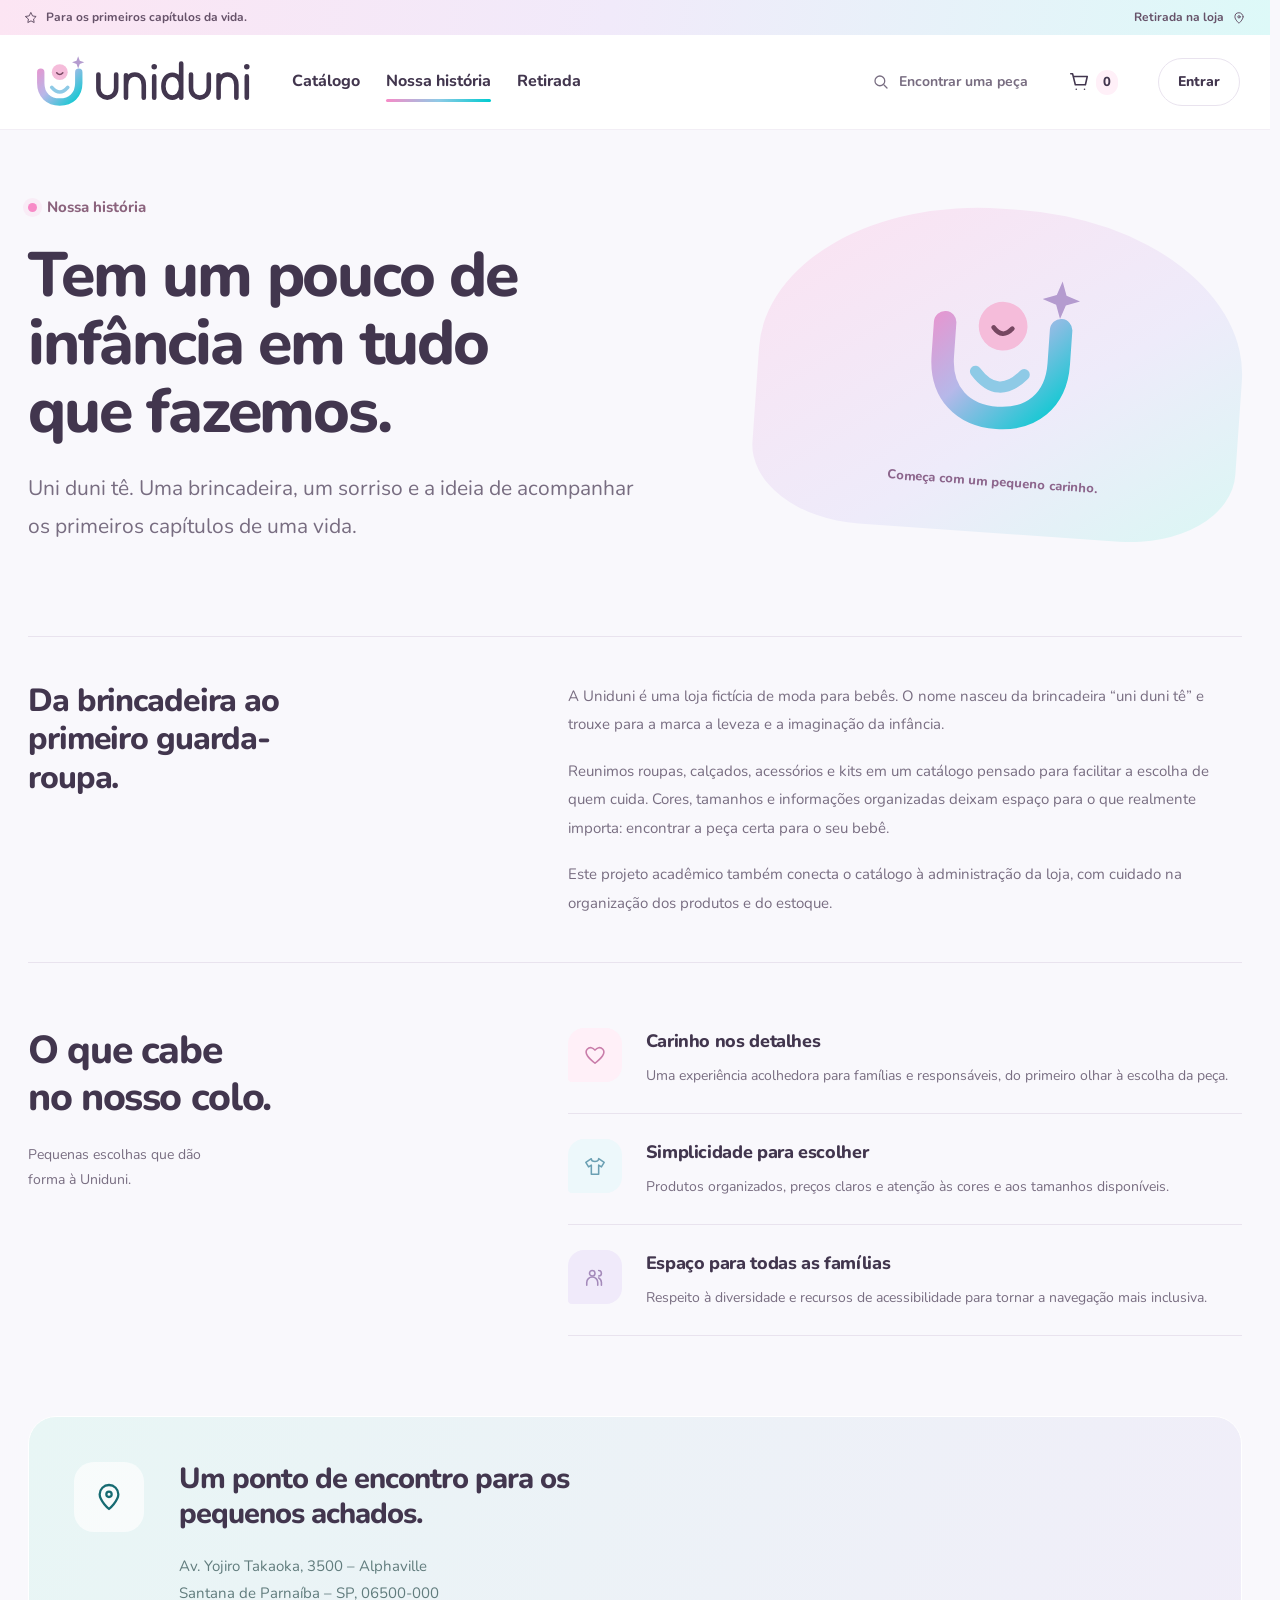
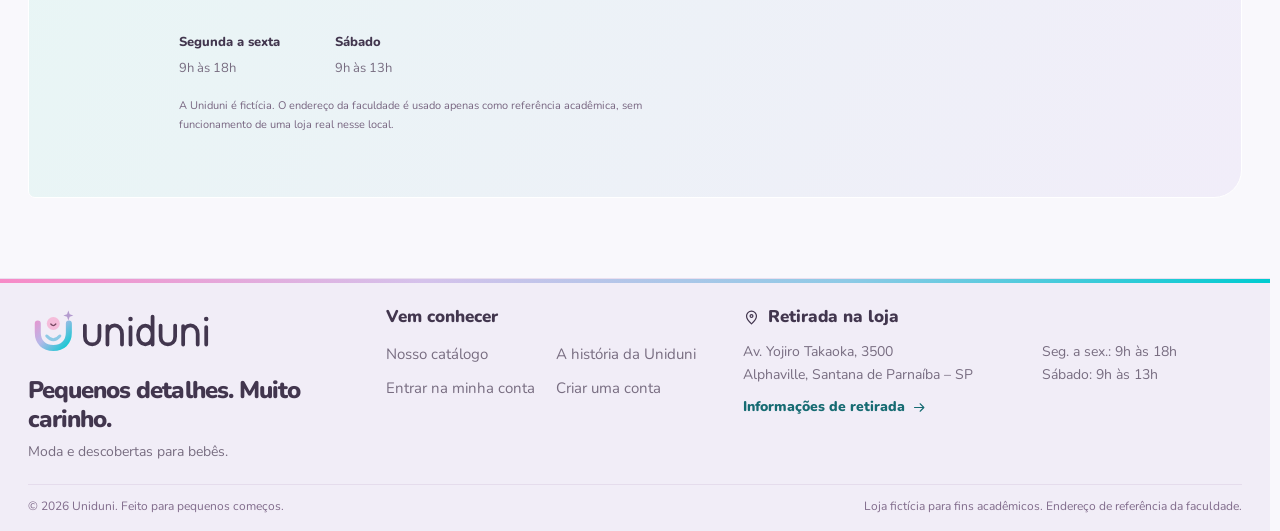
<file: frontend (VS Code)/html/sobre.html>
<!DOCTYPE html>
<html lang="pt-BR"><head><meta charset="UTF-8"><meta name="viewport" content="width=device-width, initial-scale=1.0">
<title>Nossa história — Uniduni</title><meta name="theme-color" content="#f78ac7"><meta name="description" content="Uniduni: roupas, calçados e acessórios para bebês, com carinho em cada escolha.">
<link rel="icon" type="image/svg+xml" href="../images/brand/uniduni-simbolo.svg"><link rel="preload" href="../fonts/Nunito-Variable.ttf" as="font" type="font/ttf" crossorigin>
<link rel="stylesheet" href="../css/styles.css?v=20261020-compras"><link rel="stylesheet" href="../css/pages.css?v=20261020-compras"><link rel="stylesheet" href="../css/catalogo.css?v=20261020-revisao"><link rel="stylesheet" href="../css/compras.css?v=20261027-nomes"></head>
<body class="pagina-sobre" data-pagina="sobre"><a class="pular-conteudo" href="#conteudo">Pular para o conteúdo</a><div class="faixa-carinho"><span><svg class="icone " viewBox="0 0 24 24" fill="none" stroke="currentColor" stroke-width="1.7" stroke-linecap="round" stroke-linejoin="round" aria-hidden="true"><path d="m12 3 2.7 5.5 6.1.9-4.4 4.3 1 6.1-5.4-2.9-5.4 2.9 1-6.1L2.2 9.4l6.1-.9Z"/></svg> Para os primeiros capítulos da vida.</span><a href="../html/sobre.html#retirada">Retirada na loja <svg class="icone " viewBox="0 0 24 24" fill="none" stroke="currentColor" stroke-width="1.7" stroke-linecap="round" stroke-linejoin="round" aria-hidden="true"><path d="M19 10c0 5-7 11-7 11S5 15 5 10a7 7 0 1 1 14 0Z"/><circle cx="12" cy="10" r="2"/></svg></a></div>
<header class="site-header" id="siteHeader"><div class="header-content"><a class="marca " href="../index.html" aria-label="Uniduni, página inicial"><img src="../images/brand/uniduni-logo.svg" width="187" height="50" alt="Uniduni"></a>
<nav class="navegacao" id="menuPrincipal" aria-label="Navegação principal"><a href="../index.html#catalogoTitulo" >Catálogo</a><a href="../html/sobre.html" aria-current="page">Nossa história</a><a href="../html/sobre.html#retirada">Retirada</a></nav>
<a class="busca-atalho" href="../index.html#catalogoTitulo"><svg class="icone " viewBox="0 0 24 24" fill="none" stroke="currentColor" stroke-width="1.7" stroke-linecap="round" stroke-linejoin="round" aria-hidden="true"><circle cx="10.5" cy="10.5" r="6.5"/><path d="m16 16 4 4"/></svg><span>Encontrar uma peça</span></a><div id="areaUsuario"></div><button class="menu-toggle" type="button" aria-label="Abrir menu" aria-controls="menuPrincipal" aria-expanded="false"><svg class="icone " viewBox="0 0 24 24" fill="none" stroke="currentColor" stroke-width="1.7" stroke-linecap="round" stroke-linejoin="round" aria-hidden="true"><path d="M4 6h16M4 12h12M4 18h16"/></svg></button></div></header><main id="conteudo" class="sobre-container"><section class="sobre-abertura"><div><p class="hero-nota"><span></span> Nossa história</p><h1>Tem um pouco de infância em tudo que fazemos.</h1><p>Uni duni tê. Uma brincadeira, um sorriso e a ideia de acompanhar os primeiros capítulos de uma vida.</p></div><div class="sobre-simbolo"><img src="../images/brand/uniduni-simbolo.svg" alt="O bebê acolhido pela letra u, símbolo da Uniduni"><span>Começa com um pequeno carinho.</span></div></section><section class="sobre-historia"><h2>Da brincadeira ao primeiro guarda-roupa.</h2><div><p>A Uniduni é uma loja fictícia de moda para bebês. O nome nasceu da brincadeira “uni duni tê” e trouxe para a marca a leveza e a imaginação da infância.</p><p>Reunimos roupas, calçados, acessórios e kits em um catálogo pensado para facilitar a escolha de quem cuida. Cores, tamanhos e informações organizadas deixam espaço para o que realmente importa: encontrar a peça certa para o seu bebê.</p><p>Este projeto acadêmico também conecta o catálogo à administração da loja, com cuidado na organização dos produtos e do estoque.</p></div></section><section class="manifesto"><div><h2>O que cabe<br>no nosso colo.</h2><p>Pequenas escolhas que dão forma à Uniduni.</p></div><ul><li><span><svg class="icone " viewBox="0 0 24 24" fill="none" stroke="currentColor" stroke-width="1.7" stroke-linecap="round" stroke-linejoin="round" aria-hidden="true"><path d="M20.5 5.7c-2.7-3-6.4-1.8-8.5 1-2.1-2.8-5.8-4-8.5-1C-.2 10 5 15.4 12 21c7-5.6 12.2-11 8.5-15.3Z"/></svg></span><div><h3>Carinho nos detalhes</h3><p>Uma experiência acolhedora para famílias e responsáveis, do primeiro olhar à escolha da peça.</p></div></li><li><span><svg class="icone " viewBox="0 0 24 24" fill="none" stroke="currentColor" stroke-width="1.7" stroke-linecap="round" stroke-linejoin="round" aria-hidden="true"><path d="m8 4-6 4 3 5 3-2v10h8V11l3 2 3-5-6-4c0 4-8 4-8 0Z"/></svg></span><div><h3>Simplicidade para escolher</h3><p>Produtos organizados, preços claros e atenção às cores e aos tamanhos disponíveis.</p></div></li><li><span><svg class="icone " viewBox="0 0 24 24" fill="none" stroke="currentColor" stroke-width="1.7" stroke-linecap="round" stroke-linejoin="round" aria-hidden="true"><circle cx="9" cy="8" r="3"/><path d="M3 21v-3a6 6 0 0 1 12 0v3M16 5a3 3 0 0 1 0 6m3 10v-3a6 6 0 0 0-3-5"/></svg></span><div><h3>Espaço para todas as famílias</h3><p>Respeito à diversidade e recursos de acessibilidade para tornar a navegação mais inclusiva.</p></div></li></ul></section><section class="retirada-painel" id="retirada"><div class="retirada-icone"><svg class="icone " viewBox="0 0 24 24" fill="none" stroke="currentColor" stroke-width="1.7" stroke-linecap="round" stroke-linejoin="round" aria-hidden="true"><path d="M19 10c0 5-7 11-7 11S5 15 5 10a7 7 0 1 1 14 0Z"/><circle cx="12" cy="10" r="2"/></svg></div><div><h2>Um ponto de encontro para os pequenos achados.</h2><p class="retirada-endereco">Av. Yojiro Takaoka, 3500 – Alphaville<br>Santana de Parnaíba – SP, 06500-000</p><dl class="horarios"><div><dt>Segunda a sexta</dt><dd>9h às 18h</dd></div><div><dt>Sábado</dt><dd>9h às 13h</dd></div></dl><p class="nota-projeto">A Uniduni é fictícia. O endereço da faculdade é usado apenas como referência acadêmica, sem funcionamento de uma loja real nesse local.</p></div></section></main><footer class="site-footer"><div class="footer-grid"><div class="footer-marca"><a class="marca " href="../index.html" aria-label="Uniduni, página inicial"><img src="../images/brand/uniduni-logo.svg" width="187" height="50" alt="Uniduni"></a><p>Pequenos detalhes. Muito carinho.</p><span>Moda e descobertas para bebês.</span></div>
<div><h2>Vem conhecer</h2><ul><li><a href="../index.html#catalogoTitulo">Nosso catálogo</a></li><li><a href="../html/sobre.html">A história da Uniduni</a></li><li><a href="../html/login.html">Entrar na minha conta</a></li><li><a href="../html/cadastro.html">Criar uma conta</a></li></ul></div>
<div class="footer-retirada"><h2><svg class="icone " viewBox="0 0 24 24" fill="none" stroke="currentColor" stroke-width="1.7" stroke-linecap="round" stroke-linejoin="round" aria-hidden="true"><path d="M19 10c0 5-7 11-7 11S5 15 5 10a7 7 0 1 1 14 0Z"/><circle cx="12" cy="10" r="2"/></svg> Retirada na loja</h2><p>Av. Yojiro Takaoka, 3500<br>Alphaville, Santana de Parnaíba – SP</p><p>Seg. a sex.: 9h às 18h<br>Sábado: 9h às 13h</p><a href="../html/sobre.html#retirada">Informações de retirada <svg class="icone " viewBox="0 0 24 24" fill="none" stroke="currentColor" stroke-width="1.7" stroke-linecap="round" stroke-linejoin="round" aria-hidden="true"><path d="M4 12h15m-6-6 6 6-6 6"/></svg></a></div></div>
<div class="footer-fim"><span>© 2026 Uniduni. Feito para pequenos começos.</span><span>Loja fictícia para fins acadêmicos. Endereço de referência da faculdade.</span></div></footer><button class="voltar-topo" type="button" aria-label="Voltar ao início da página" hidden><svg class="icone " viewBox="0 0 24 24" fill="none" stroke="currentColor" stroke-width="1.7" stroke-linecap="round" stroke-linejoin="round" aria-hidden="true"><path d="M4 12h15m-6-6 6 6-6 6"/></svg></button><div id="notificacoes" class="notificacoes" aria-live="polite" aria-atomic="false"></div>
<dialog id="dialogoConfirmacao" class="dialogo"><div class="dialogo-simbolo"><svg class="icone " viewBox="0 0 24 24" fill="none" stroke="currentColor" stroke-width="1.7" stroke-linecap="round" stroke-linejoin="round" aria-hidden="true"><circle cx="9" cy="8" r="3"/><path d="M3 21v-3a6 6 0 0 1 12 0v3M16 5a3 3 0 0 1 0 6m3 10v-3a6 6 0 0 0-3-5"/></svg></div><h2 id="dialogoTitulo">Confirmar ação</h2><p id="dialogoMensagem"></p><form method="dialog"><button class="catalogo-secundario" value="cancelar">Voltar</button><button class="catalogo-botao" value="confirmar">Confirmar</button></form></dialog>
<div vw class="enabled"><div vw-access-button class="active"></div><div vw-plugin-wrapper><div class="vw-plugin-top-wrapper"></div></div></div>
<script src="../js/api.js?v=20261020-compras"></script><script src="../js/catalogo.js?v=20261020-compras"></script><script src="../js/main.js?v=20261020-compras"></script><script src="../js/ui.js?v=20261020-compras"></script>
<script src="../js/compras.js?v=20261027-retirada-2"></script>
<script src="https://vlibras.gov.br/app/vlibras-plugin.js"></script><script>if(window.VLibras&&!window.uniduniVLibras)window.uniduniVLibras=new window.VLibras.Widget('https://vlibras.gov.br/app');</script></body></html>
</file>
<file: frontend (VS Code)/css/styles.css>
@font-face{font-family:Nunito;src:url('../fonts/Nunito-Variable.ttf') format('truetype');font-weight:200 1000;font-display:swap}
:root{--rosa:#f78ac7;--azul:#8ecae6;--turquesa:#00cbd0;--lilas:#d5c2eb;--papel:#f9f8fc;--tinta:#42364e;--suave:#786d81;--acao:#166b72;--linha:#e9e3ee;--rosa-claro:#fff0f8;--azul-claro:#edf8fb;--lilas-claro:#f0eafa;--sombra:0 16px 48px #48305d0b;--fonte:Nunito,'Trebuchet MS',Arial,sans-serif;--ease:cubic-bezier(.2,.8,.2,1)}
*{box-sizing:border-box;scrollbar-width:thin;scrollbar-color:#c6b9d3 transparent}html{scroll-behavior:smooth;scroll-padding-top:130px}body{margin:0;background:var(--papel);color:var(--tinta);font:400 16px/1.6 var(--fonte);min-height:100vh;display:flex;flex-direction:column}main{flex:1}h1,h2,h3,h4,p{margin:0}h1,h2,h3,h4{line-height:1.2;font-weight:800;letter-spacing:-.035em}a{color:inherit;text-decoration:none}button,input,textarea,select{font:inherit}button,a,input,select,summary,textarea{-webkit-tap-highlight-color:transparent}button{cursor:pointer;color:inherit}button:disabled{cursor:not-allowed;opacity:.5}img{max-width:100%;display:block}svg.icone{width:22px;height:22px;flex-shrink:0;display:inline-block;vertical-align:middle;transition:transform .25s}ul{list-style:none;margin:0;padding:0}a,button{touch-action:manipulation;transition:background .22s,color .22s,box-shadow .25s,transform .25s var(--ease),border-color .22s}:focus-visible{outline:3px solid var(--acao);outline-offset:4px}::selection{background:#f8c8e5;color:var(--tinta)}[hidden]{display:none!important}.somente-leitor{position:absolute;width:1px;height:1px;padding:0;margin:-1px;overflow:hidden;clip-path:inset(50%);white-space:nowrap;border:0}.pular-conteudo{position:fixed;top:8px;left:16px;z-index:1000000;background:var(--tinta);color:white;padding:12px 20px;border-radius:12px;transform:translateY(-160%)}.pular-conteudo:focus{transform:none}
/* Navegação e conta */
.faixa-carinho{background:linear-gradient(100deg,#fce5f3,#f1eafa 48%,#ddf9f8);padding:8px max(24px,calc((100% - 1280px)/2));display:flex;align-items:center;justify-content:space-between;font-size:12px;font-weight:700;color:#665269;gap:16px}.faixa-carinho>span,.faixa-carinho>a{display:flex;align-items:center;gap:8px}.faixa-carinho .icone{width:14px;height:14px}.site-header{position:sticky;top:0;z-index:100;background:#ffffffed;backdrop-filter:blur(20px);border-bottom:1px solid #e9e3ee99;transition:box-shadow .3s}.site-header.is-scrolled{box-shadow:0 8px 30px #49325c0b}.header-content{max-width:1340px;margin:auto;min-height:94px;padding:14px 30px;display:flex;align-items:center;gap:32px}.marca{display:inline-flex;align-items:center;flex-shrink:0}.marca img{width:187px;height:50px;object-fit:contain}.marca:hover{transform:translateY(-2px)}.navegacao{display:flex;align-items:center;gap:26px;white-space:nowrap}.navegacao>a{position:relative;font-size:14px;font-weight:750;padding:12px 0}.navegacao>a::after{content:'';position:absolute;left:0;right:0;bottom:5px;height:3px;background:linear-gradient(90deg,var(--rosa),var(--azul),var(--turquesa));border-radius:4px;transform:scaleX(0);transform-origin:left;transition:transform .25s}.navegacao>a:hover::after,.navegacao>a[aria-current]::after{transform:scaleX(1)}.search-container{margin-left:auto;display:flex;gap:10px;align-items:center;background:var(--papel);border:1px solid var(--linha);border-radius:100px;min-width:190px;max-width:280px;flex:1;padding:10px 14px}.search-container:focus-within{border-color:var(--lilas);box-shadow:0 0 0 4px #d5c2eb30}.search-container>.icone{color:#867193;width:18px;height:18px}.search-container input{border:0!important;background:transparent!important;outline:none!important;min-width:0!important;min-height:24px!important;width:100%;padding:0!important;font-size:12px!important;box-shadow:none!important}.search-container kbd{padding:0 6px;border:1px solid var(--linha);border-radius:5px;font:12px var(--fonte);color:#9b8ca8}.busca-atalho{margin-left:auto;display:flex;align-items:center;gap:9px;font-size:13px;font-weight:700;color:var(--suave)}.busca-atalho .icone{width:18px;height:18px}#areaUsuario{flex-shrink:0}#areaUsuario>a{font-size:13px;font-weight:800;border:1px solid var(--linha);border-radius:100px;padding:12px 19px;display:inline-flex;align-items:center;gap:8px;background:#fff}#areaUsuario>a:hover{background:var(--rosa-claro);border-color:#edbada}.user-menu{position:relative}.avatar-usuario{height:46px;width:46px;border:2px solid white;box-shadow:0 0 0 2px #e6dced;background:linear-gradient(135deg,#f7cae4,#ccefee);border-radius:50%;font-weight:850;font-size:17px;color:var(--tinta)}.avatar-usuario:hover{transform:rotate(-8deg)}.dropdown-usuario{position:absolute;top:calc(100% + 16px);right:0;width:270px;padding:22px;background:white;border:1px solid var(--linha);box-shadow:0 18px 55px #42364e1a;border-radius:20px;display:none;z-index:120;overflow-wrap:anywhere}.dropdown-usuario.ativo{display:flex;flex-direction:column;gap:7px;animation:abrir-menu .2s var(--ease)}.dropdown-usuario strong{font-size:16px}.dropdown-usuario span{font-size:12px;color:var(--suave);margin-bottom:10px}.dropdown-usuario a,.dropdown-usuario button{font-size:14px;font-weight:750;text-align:left;padding:11px 13px;border:0;border-radius:10px;background:var(--papel);color:var(--tinta)}.dropdown-usuario a:hover{background:var(--lilas-claro)}.dropdown-usuario button:hover{background:var(--rosa-claro)}.menu-toggle{display:none;width:44px;height:44px;align-items:center;justify-content:center;background:var(--lilas-claro);border:0;border-radius:12px}.menu-toggle[aria-expanded=true]{background:var(--tinta);color:white}
/* Botões */
.botao-principal,.catalogo-botao,.btn-novo-admin,.btn-salvar-admin{position:relative;isolation:isolate;display:inline-flex;align-items:center;justify-content:center;gap:15px;border:0;background:var(--tinta);color:white;min-height:50px;padding:13px 23px;border-radius:16px 16px 16px 5px;font-weight:800;font-size:14px;line-height:1.4;text-align:center;overflow:hidden;box-shadow:0 5px 0 #d7c6e3}.botao-principal::before,.catalogo-botao::before,.btn-novo-admin::before,.btn-salvar-admin::before{content:'';position:absolute;inset:0;background:linear-gradient(115deg,#725480,#347b84);z-index:-1;opacity:0;transition:opacity .25s}.botao-principal:hover,.catalogo-botao:hover,.btn-novo-admin:hover,.btn-salvar-admin:hover{transform:translateY(-3px);box-shadow:0 8px 0 #e4d5ed}.botao-principal:hover::before,.catalogo-botao:hover::before,.btn-novo-admin:hover::before,.btn-salvar-admin:hover::before{opacity:1}.botao-principal:active,.catalogo-botao:active{transform:translateY(2px);box-shadow:0 1px 0 #d7c6e3}.botao-principal>span{display:flex;border-radius:50%;padding:5px;background:#ffffff1c}.botao-principal:hover .icone,.catalogo-botao:hover .icone{transform:translateX(3px)}.catalogo-secundario,.btn-cancelar-admin,.btn-editar,.btn-excluir{display:inline-flex;align-items:center;justify-content:center;gap:10px;min-height:44px;padding:10px 16px;border-radius:12px;border:1px solid #ded3e6;background:white;color:var(--tinta);font-size:13px;font-weight:800;line-height:1.4;text-align:center}.catalogo-secundario:hover,.btn-editar:hover,.btn-cancelar-admin:hover{background:var(--lilas-claro);border-color:#c4acd8;transform:translateY(-2px)}.btn-excluir{color:#9b456a;border-color:#efd7e3}.btn-excluir:hover{background:#fff0f6;border-color:#df9bbb}.link-delicado{font-size:14px;font-weight:800;position:relative;padding:10px 0}.link-delicado::after{content:'';position:absolute;left:0;right:0;bottom:3px;height:3px;border-radius:6px;background:#f4b6d8;transform:rotate(-2deg);transition:height .2s}.link-delicado:hover::after{height:6px}.is-loading{pointer-events:none;opacity:.7}.is-loading::after{content:'';width:16px;height:16px;border:2px solid #ffffff70;border-top-color:white;border-radius:50%;animation:girar .7s linear infinite;margin-left:10px}
/* Campos e estados */
.form-group{margin-bottom:20px;min-width:0}.form-group label{display:block;font-size:13px;font-weight:800;margin-bottom:8px;letter-spacing:.005em}.form-group small{display:block;margin-top:7px;font-size:11px;color:var(--suave)}input:not([type=checkbox]):not([type=radio]),textarea,select{color:var(--tinta);background:#fff;border:1px solid #dfd6e7;border-radius:12px;padding:12px 14px;font-size:14px;min-height:46px;max-width:100%;transition:border-color .2s,box-shadow .2s}input:not([type=checkbox]):not([type=radio]):focus,textarea:focus,select:focus{border-color:#b293c8;box-shadow:0 0 0 4px #d5c2eb33;outline:none}input::placeholder,textarea::placeholder{color:#8e819a}.form-group input:not([type=checkbox]),.form-group select,.form-group textarea{width:100%}textarea{resize:vertical;line-height:1.7}select{appearance:none;background-image:url("data:image/svg+xml,%3Csvg xmlns='http://www.w3.org/2000/svg' width='20' height='20' viewBox='0 0 24 24' fill='none' stroke='%238a739a' stroke-width='1.8' stroke-linecap='round'%3E%3Cpath d='m7 10 5 5 5-5'/%3E%3C/svg%3E");background-repeat:no-repeat;background-position:right 13px center;padding-right:42px;cursor:pointer}select option{padding:12px;background:#fff;color:var(--tinta)}select option:checked{background:#eee5f8}.catalogo-checkbox{display:flex;align-items:center;gap:10px;font-size:13px;font-weight:750;cursor:pointer;min-height:44px;line-height:1.4}.catalogo-checkbox input,input[type=checkbox]{appearance:none;width:21px;height:21px;border:1.5px solid #cfc0da;border-radius:7px;position:relative;flex-shrink:0;cursor:pointer;background:white;transition:background .2s,box-shadow .2s,border-color .2s;margin:0;display:inline-grid;place-content:center}.catalogo-checkbox input::after,input[type=checkbox]::after{content:'';width:9px;height:5px;border-left:2px solid white;border-bottom:2px solid white;transform:translateY(-1px) rotate(-45deg) scale(0);transition:transform .18s var(--ease)}.catalogo-checkbox input:checked,input[type=checkbox]:checked{background:var(--acao);border-color:var(--acao);box-shadow:0 0 0 3px #00cbd017}.catalogo-checkbox input:checked::after,input[type=checkbox]:checked::after{transform:translateY(-1px) rotate(-45deg) scale(1)}.catalogo-checkbox:hover input{border-color:var(--acao)}.senha-campo{position:relative;display:block}.senha-campo input{padding-right:54px!important}.senha-toggle{position:absolute;right:8px;top:50%;transform:translateY(-50%);height:34px;width:36px;border:0;background:var(--papel);border-radius:8px;display:grid;place-content:center;color:#8a7695}.senha-toggle:hover{background:var(--lilas-claro)}.senha-toggle .icone{width:19px;height:19px}.campo-opcional{font-weight:500;color:var(--suave)}.catalogo-aviso,.auth-mensagem{font-size:13px;line-height:1.7;color:var(--acao);margin:16px 0}.catalogo-aviso:empty,.auth-mensagem:empty{display:none}.catalogo-aviso.erro,.auth-mensagem[data-tipo=erro]{padding:13px 17px;background:#fff0f5;border:1px solid #efd2e2;border-radius:12px;color:#9d385f}.auth-mensagem[data-tipo=sucesso]{padding:13px 17px;background:#e9f7f3;border:1px solid #cee8df;border-radius:12px;color:#216a59}.catalogo-ajuda{font-size:12px;line-height:1.7;color:var(--suave);margin:8px 0 15px;max-width:78ch}.nota-projeto{font-size:11px;line-height:1.7;color:#786681;margin:18px 0}
@supports(appearance:base-select){select{appearance:base-select;background-image:none;padding-right:14px}select::picker(select){appearance:base-select;border:1px solid #e3d9ec;border-radius:16px;padding:7px;box-shadow:0 12px 35px #42364e20;background:#fff;opacity:0;transition:opacity .2s,display .2s allow-discrete}select:open::picker(select){opacity:1}select::picker-icon{color:#967aa6;transition:rotate .25s}select:open::picker-icon{rotate:180deg}select option{border-radius:9px;min-height:42px;gap:12px;padding:10px 13px;font-size:13px}select option:hover,select option:focus{background:#f5edf9}select option:checked{background:#eee5f8;font-weight:800}select option::checkmark{color:var(--acao);order:1;margin-left:auto}@starting-style{select:open::picker(select){opacity:0}}}
/* Notificações e confirmação */
.voltar-topo{position:fixed;left:22px;bottom:25px;z-index:95;width:43px;height:43px;border:1px solid #e4d5ed;background:white;border-radius:14px;box-shadow:0 5px 20px #42364e12;display:grid;place-items:center;animation:chegar .2s var(--ease)}.voltar-topo .icone{transform:rotate(-90deg);width:18px;height:18px}.voltar-topo:hover{background:var(--lilas-claro);transform:translateY(-4px)}.notificacoes{position:fixed;top:112px;right:22px;z-index:500;display:grid;gap:12px;max-width:min(380px,calc(100vw - 32px))}.notificacao{display:flex;align-items:flex-start;gap:12px;background:white;border:1px solid #e0e9e5;border-left:4px solid #73c1af;border-radius:14px;box-shadow:0 12px 35px #42364e1a;padding:16px;font-size:13px;animation:abrir-menu .25s var(--ease)}.notificacao.erro{border-left-color:#d786a9}.notificacao>button{border:0;background:transparent;color:#a28aac;font-size:20px;padding:0 3px;margin-left:auto;line-height:1}.dialogo{border:1px solid #e5d8ed;border-radius:26px;padding:32px;color:var(--tinta);width:min(430px,calc(100vw - 40px));box-shadow:0 25px 80px #3523433d}.dialogo::backdrop{background:#30223c80;backdrop-filter:blur(6px)}.dialogo[open]{animation:chegar .2s var(--ease)}.dialogo-simbolo{display:grid;place-content:center;width:50px;height:50px;background:#f7e9f3;color:#b684a6;border-radius:16px;margin-bottom:20px}.dialogo h2{font-size:24px}.dialogo p{color:var(--suave);font-size:14px;line-height:1.8;margin:17px 0 25px}.dialogo form{display:flex;justify-content:flex-end;gap:12px}.dialogo form button{min-height:44px}
/* Apenas o widget nativo, sem criar uma segunda imagem de acesso. */
.enabled[vw]{z-index:10000!important}
@keyframes chegar{from{opacity:0;transform:translateY(15px)}to{opacity:1;transform:translateY(0)}}@keyframes abrir-menu{from{opacity:0;transform:translateY(-7px) scale(.98)}to{opacity:1;transform:translateY(0) scale(1)}}@keyframes balancar{0%,100%{translate:0 0;rotate:0deg}50%{translate:0 -7px;rotate:5deg}}@keyframes girar{to{rotate:360deg}}
@media(max-width:1150px){.header-content{gap:22px;padding:14px 24px}.navegacao{gap:18px}.navegacao>a{font-size:12px}.marca img{width:165px;height:45px}.search-container{max-width:230px}}
@media(max-width:900px){.header-content{flex-wrap:wrap;min-height:82px;gap:16px;padding:13px 22px}.marca img{width:154px;height:42px}.navegacao{display:none;order:5;width:100%;align-items:stretch;flex-direction:column;gap:2px;padding:10px 0 15px}.navegacao.aberto{display:flex;animation:abrir-menu .2s var(--ease)}.navegacao>a{padding:13px 15px;border-radius:12px;font-size:15px;background:var(--papel)}.navegacao>a::after{display:none}.navegacao>a[aria-current]{background:var(--lilas-claro)}.menu-toggle{display:flex}#areaUsuario{margin-left:auto}.search-container{order:4;max-width:none;flex-basis:100%;margin:0;padding:9px 14px}.busca-atalho{display:none}.faixa-carinho{padding:7px 24px}.notificacoes{top:100px}}
@media(max-width:640px){html{scroll-padding-top:155px}.faixa-carinho{justify-content:center;padding:7px 14px;font-size:10px}.faixa-carinho>a{display:none}.header-content{padding:10px 18px;gap:12px}.marca img{width:139px;height:38px}#areaUsuario>a{font-size:11px;padding:10px 12px;min-height:40px}.avatar-usuario{width:39px;height:39px;font-size:15px}.menu-toggle{height:39px;width:39px;border-radius:11px}.voltar-topo{left:14px;bottom:20px;width:38px;height:38px;border-radius:12px}.notificacoes{top:145px;right:16px}.dropdown-usuario{right:-50px;width:250px}.dialogo{padding:26px}.dialogo h2{font-size:22px}}
@media(prefers-reduced-motion:reduce){html{scroll-behavior:auto}*,*::before,*::after{animation-duration:.01ms!important;animation-iteration-count:1!important;transition-duration:.01ms!important;scroll-behavior:auto!important}.hero-brilho,.sobre-simbolo>img{animation:none!important}}

/* Controles e identidade acompanham a escala ampliada das telas de desktop. */
@media(min-width:901px){
 .header-content{max-width:1720px}.marca img{width:230px;height:62px}
 .navegacao>a{font-size:16px}.search-container{max-width:300px}
 .search-container input{font-size:14px!important}.busca-atalho{font-size:14px}
 #areaUsuario>a{font-size:14px}
 .botao-principal,.catalogo-botao,.btn-novo-admin,.btn-salvar-admin{font-size:17px;min-height:60px}
 .form-group label{font-size:14px}
 input:not([type=checkbox]):not([type=radio]),textarea,select{font-size:15px}
}
</file>
<file: frontend (VS Code)/css/pages.css>
/* Apresentação com fotografia em moldura e referências de costura. */
.hero{max-width:1280px;margin:0 auto;padding:62px 28px 38px;display:grid;grid-template-columns:1.05fr 1fr;gap:66px;align-items:center}.hero-copy{animation:chegar .65s var(--ease) both}.hero-nota{display:flex;align-items:center;gap:10px;font-size:14px;font-weight:750;color:#8b637d;margin-bottom:23px}.hero-nota>span{width:9px;height:9px;display:block;border-radius:50%;background:var(--rosa);box-shadow:0 0 0 5px #f78ac71c}.hero h1{font-size:clamp(42px,5vw,68px);line-height:1.05;letter-spacing:-.055em;max-width:640px}.hero-descricao{font-size:17px;color:var(--suave);line-height:1.8;max-width:390px;margin:24px 0 30px}.hero-acoes{display:flex;align-items:center;gap:25px;flex-wrap:wrap}.hero-detalhes{display:flex;gap:26px;margin-top:34px;font-size:12px;font-weight:750;color:#87798d}.hero-detalhes span{display:flex;align-items:center;gap:8px}.hero-detalhes .icone{width:17px;height:17px;color:#ac83ac}.hero-visual{position:relative;padding:0 14px 44px;animation:chegar .8s .1s var(--ease) both}.hero-foto{height:420px;isolation:isolate;position:relative;overflow:hidden;background:#f6ecf2;border-radius:46% 46% 28px 28px;box-shadow:14px 16px 0 #ede5f4}.hero-costura{position:absolute;inset:12px;border:1.5px dashed #ffffffcb;border-radius:46% 46% 19px 19px;z-index:4;pointer-events:none}.carrossel-slide{position:absolute;inset:0;opacity:0;transform:scale(1.045);transition:opacity .7s ease,transform 4.8s linear}.carrossel-slide.ativo{opacity:1;transform:scale(1);z-index:1}.carrossel-slide img{height:100%;width:100%;object-fit:cover;object-position:8% center}.hero-bilhete{position:absolute;bottom:82px;right:-16px;z-index:5;background:#fffafc;border:1px solid #f1dce9;padding:16px 50px 16px 22px;border-radius:6px 20px 20px 20px;box-shadow:0 9px 24px #68516c15;transform:rotate(-6deg);font-size:14px;line-height:1.5;color:#776481}.hero-bilhete strong{color:var(--tinta);font-size:17px}.hero-bilhete .icone{position:absolute;right:17px;top:27px;color:#db8eb9;width:25px;height:25px}.hero-brilho{position:absolute;z-index:5;color:#c1a6d6;pointer-events:none}.hero-brilho .icone{width:46px;height:46px;fill:#ece0f5;stroke-width:1}.brilho-um{right:-2px;top:-27px;transform:rotate(14deg);animation:balancar 6s ease-in-out infinite}.brilho-dois{left:-17px;bottom:130px;transform:rotate(-12deg);color:#62cbd1}.brilho-dois .icone{width:31px;height:31px;fill:#dff7f8}.carrossel-controles{display:flex;justify-content:center;gap:14px;align-items:center;margin-top:28px}.carrossel-controles>button{border:0;border-radius:50%;background:white;width:32px;height:32px;font-size:24px;font-weight:600;line-height:1;box-shadow:0 2px 8px #42364e09}.carrossel-controles>button:hover{background:var(--lilas-claro);transform:scale(1.1)}.carrossel-indicadores{display:flex;gap:7px;align-items:center}.indicador{width:8px;height:8px;padding:0;border:0;border-radius:20px;background:#d8cde1;transition:width .3s,background .3s}.indicador.ativo{width:25px;background:linear-gradient(90deg,var(--rosa),var(--azul))}.carrossel-contador{font-size:11px;color:var(--suave);font-weight:800}.carrossel-controles .carrossel-pausa{font-size:13px;width:28px;height:28px}
.atalhos-secao{max-width:1224px;margin:16px auto 68px;padding:0 28px}.atalhos-intro{display:flex;align-items:center;gap:20px;margin-bottom:25px;font-size:14px;font-weight:750;color:#88768f}.fio-de-costura{height:1px;width:60px;background:repeating-linear-gradient(90deg,#cbb8d7 0 5px,transparent 5px 10px)}.atalhos-categorias{display:grid;grid-template-columns:repeat(4,1fr);gap:18px}.categoria-atalho{--tom:#fce5f2;--contorno:#e9bfd9;border:1px solid transparent;background:var(--tom);border-radius:22px 22px 22px 6px;padding:20px 22px;display:flex;align-items:center;gap:16px;position:relative;text-align:left}.categoria-atalho:nth-child(2){--tom:#e5f4fa;--contorno:#aed5e5}.categoria-atalho:nth-child(3){--tom:#eee7f8;--contorno:#c9b3e4}.categoria-atalho:nth-child(4){--tom:#e2f5f1;--contorno:#9dd7ce}.categoria-atalho:hover,.categoria-atalho[aria-pressed=true]{border-color:var(--contorno);transform:translateY(-4px);box-shadow:0 8px 0 #e7dde840}.categoria-atalho .icone{width:29px;height:29px;stroke-width:1.3}.categoria-atalho strong{display:block;font-size:16px;font-weight:850}.categoria-atalho small{display:block;font-size:11px;color:var(--suave);margin-top:3px}.categoria-atalho::after{content:'↗';margin-left:auto;font-size:18px;opacity:.5}.convite-historia{max-width:1224px;margin:30px auto 76px;padding:34px 42px;display:flex;align-items:center;gap:28px;background:linear-gradient(110deg,#fcecf6,#f0edf9 50%,#e5f7f6);border-radius:28px 28px 28px 8px;border:1px solid white}.convite-historia h2{font-size:25px;margin-bottom:8px}.convite-historia p{font-size:14px;max-width:520px;color:var(--suave)}.convite-historia>a{margin-left:auto;white-space:nowrap;background:#ffffffa8}
/* Produto */
.produto-container{width:min(1200px,calc(100% - 56px));margin:30px auto 74px}.migalhas{display:flex;gap:12px;font-size:12px;color:#8b7797;margin:10px 0 35px;flex-wrap:wrap}.migalhas a:hover{color:var(--acao)}.produto-detalhe{display:grid;grid-template-columns:1.08fr 1fr;gap:64px;align-items:start}.produto-imagem{position:relative;background:#eeeaf3;border-radius:32px 32px 32px 8px;padding:42px;min-width:0;isolation:isolate}.produto-imagem img{width:100%;height:440px;object-fit:contain;mix-blend-mode:multiply;transition:transform .5s var(--ease)}.produto-imagem:hover img{transform:scale(1.04)}.imagem-costura{position:absolute;inset:12px;border:1px dashed #cdbdd8;border-radius:24px 24px 24px 4px;pointer-events:none}.produto-selo{position:absolute;z-index:1;top:24px;left:24px;background:white;border-radius:100px;padding:7px 13px;font-size:10px;font-weight:800;color:#8b6c96}.produto-info{padding-top:15px;min-width:0}.produto-marca{color:#946e8e;font-size:12px;font-weight:750;margin-bottom:14px}.produto-info h1{font-size:clamp(27px,3vw,42px);margin-bottom:17px;max-width:17ch}.produto-info #descricaoProduto{font-size:15px;line-height:1.8;color:var(--suave);max-width:45ch}.produto-preco{font-size:30px;font-weight:900;color:var(--acao);margin:24px 0 15px;letter-spacing:-.035em}.produto-info .catalogo-campos{margin-top:22px}.disponibilidade{display:flex;align-items:center;font-weight:700;font-size:12px;gap:8px}.disponibilidade::before{content:'';width:7px;height:7px;border-radius:50%;background:#64b9a5;flex-shrink:0}.catalogo-medidas{border-top:1px solid var(--linha);border-bottom:1px solid var(--linha);padding:17px 0;margin:22px 0}.catalogo-medidas summary{display:flex;align-items:center;justify-content:space-between;cursor:pointer;font-size:14px;font-weight:800;list-style:none}.catalogo-medidas summary::-webkit-details-marker{display:none}.catalogo-medidas[open] summary .icone{transform:rotate(-8deg);color:#b083ab}.catalogo-medidas p{padding-top:16px;white-space:pre-line;font-size:13px;color:var(--suave);line-height:1.8}.produto-retirada{display:flex;align-items:flex-start;gap:14px;background:#eaf6f5;border-radius:14px;padding:17px 19px}.produto-retirada>.icone{color:var(--acao);margin-top:2px}.produto-retirada strong{font-size:13px}.produto-retirada p{font-size:11px;color:#5d7a75;margin-top:4px}.produto-retirada a{text-decoration:underline;text-underline-offset:3px}.produto-info>.catalogo-botao{margin-top:5px}
/* Conta */
.auth-container{max-width:1100px;width:calc(100% - 56px);display:grid;grid-template-columns:1fr 1.05fr;margin:48px auto 70px;background:#fff;border:1px solid var(--linha);border-radius:32px;overflow:hidden;box-shadow:var(--sombra)}.auth-cenario{background:#f3edf8;position:relative;overflow:hidden;padding:30px 35px;display:flex;flex-direction:column;justify-content:space-between}.auth-foto{height:250px;border-radius:45% 45% 22px 22px;overflow:hidden;box-shadow:9px 10px 0 #e8d9f0;margin:0 5px 30px}.auth-foto img{height:100%;width:100%;object-fit:cover;object-position:5% center}.auth-frase{padding:10px 8px 22px}.auth-frase>img{margin-bottom:15px;width:58px;height:61px}.auth-frase h2{font-size:31px;line-height:1.2;letter-spacing:-.045em}.auth-frase p{font-size:13px;color:#896e91;margin-top:12px}.auth-card{padding:48px 48px 35px;align-self:center}.auth-card h1{font-size:32px;line-height:1.15;margin-bottom:12px}.auth-intro{color:var(--suave);font-size:13px;margin-bottom:30px;line-height:1.7}.auth-card form>.botao-principal{width:100%;margin-top:5px}.auth-link{font-size:13px;text-align:center;border-top:1px solid var(--linha);padding-top:22px;margin-top:24px;color:var(--suave)}.auth-link a{color:var(--acao);font-weight:850}.auth-link a:hover{text-decoration:underline}.voltar-home{display:block;margin-top:20px;text-align:center;font-size:11px;color:#826c8d;text-decoration:underline;text-underline-offset:4px}.auth-ajuda{font-size:12px;margin-top:22px;color:var(--suave)}.auth-ajuda summary{cursor:pointer;text-align:center;list-style:none}.auth-ajuda p{margin-top:12px;padding:14px;background:var(--papel);border-radius:10px}.auth-ajuda summary:hover{color:var(--acao)}
/* História */
.sobre-container{max-width:1170px;width:calc(100% - 56px);margin:65px auto 80px}.sobre-abertura{display:grid;grid-template-columns:1.3fr 1fr;gap:100px;align-items:center;margin-bottom:90px}.sobre-abertura h1{font-size:clamp(35px,4.3vw,57px);line-height:1.08;max-width:14ch}.sobre-abertura>div>p:last-child{font-size:16px;color:var(--suave);max-width:48ch;line-height:1.8;margin-top:25px}.sobre-simbolo{position:relative;text-align:center;background:linear-gradient(145deg,#fce2f1,#eeebfa 60%,#daf7f4);border-radius:48% 48% 23% 23%;padding:55px 25px 40px;transform:rotate(4deg)}.sobre-simbolo>img{width:180px;height:188px;margin:auto;animation:balancar 7s ease-in-out infinite}.sobre-simbolo>span{display:block;font-size:13px;font-weight:750;margin-top:20px;color:#8c658c}.sobre-historia{display:grid;grid-template-columns:1fr 1.5fr;gap:90px;padding:45px 0;border-top:1px solid var(--linha);border-bottom:1px solid var(--linha);margin-bottom:65px}.sobre-historia h2{font-size:32px;max-width:14ch}.sobre-historia p{font-size:15px;line-height:1.9;color:var(--suave);margin-bottom:18px}.sobre-historia p:last-child{margin-bottom:0}.manifesto{display:grid;grid-template-columns:1fr 1.5fr;gap:90px;margin-bottom:80px}.manifesto h2{font-size:39px}.manifesto>div>p{font-size:14px;line-height:1.8;color:var(--suave);max-width:25ch;margin-top:20px}.manifesto li{display:flex;gap:24px;padding:25px 0;border-bottom:1px solid var(--linha)}.manifesto li:first-child{padding-top:0}.manifesto li>span{display:grid;place-content:center;width:54px;height:54px;flex-shrink:0;background:var(--rosa-claro);border-radius:16px 16px 16px 4px;color:#c97daa}.manifesto li:nth-child(2)>span{background:var(--azul-claro);color:#6ba0b3}.manifesto li:nth-child(3)>span{background:var(--lilas-claro);color:#a48aba}.manifesto h3{font-size:18px;letter-spacing:-.02em;margin:3px 0 10px}.manifesto li p{font-size:14px;line-height:1.8;color:var(--suave)}.retirada-painel{background:linear-gradient(115deg,#e8f6f5,#f1edf9);border:1px solid white;border-radius:28px 28px 28px 7px;padding:45px;display:flex;gap:35px;align-items:flex-start}.retirada-icone{background:#ffffffac;width:70px;height:70px;display:grid;place-content:center;border-radius:20px;flex-shrink:0;color:var(--acao)}.retirada-icone .icone{width:32px;height:32px}.retirada-painel h2{font-size:29px;max-width:24ch;margin-bottom:22px}.retirada-endereco{font-size:15px;color:#617c7d;line-height:1.8}.horarios{display:flex;gap:55px;margin:25px 0 0;font-size:13px}.horarios dt{font-weight:800}.horarios dd{margin:5px 0 0;color:var(--suave)}.retirada-painel .nota-projeto{max-width:75ch}
/* Administração */
.pagina-admin .faixa-carinho{display:none}.admin-layout{max-width:1400px;width:calc(100% - 48px);display:grid;grid-template-columns:235px minmax(0,1fr);gap:30px;margin:30px auto 60px;align-items:start}.admin-sidebar{background:white;border:1px solid var(--linha);border-radius:24px;padding:24px 15px;position:sticky;top:125px}.admin-identidade{display:flex;gap:12px;align-items:center;padding:0 8px 25px}.admin-identidade strong{font-size:14px;display:block}.admin-identidade span{font-size:10px;color:#887192}.admin-cards{display:grid;gap:9px}.admin-card{min-width:0}.admin-nav-botao{display:flex;align-items:center;gap:10px;border:1px solid transparent;background:transparent;width:100%;border-radius:14px;padding:14px 11px;text-align:left}.admin-nav-botao>.icone:first-child{color:#a083b3;width:20px;height:20px}.admin-nav-botao>span{font-size:12px;font-weight:850;flex:1}.admin-nav-botao small{display:block;font-weight:500;color:#85728f;font-size:10px;margin-top:4px}.admin-nav-botao>.icone:last-child{width:15px;height:15px;opacity:0;transform:translateX(-4px)}.admin-nav-botao:hover,.admin-nav-botao.ativo{background:#f1ebf8;border-color:#e7dcec}.admin-nav-botao.ativo>.icone:last-child{opacity:1;transform:none}.admin-ver-loja{display:flex;gap:10px;align-items:center;font-size:12px;font-weight:800;color:var(--acao);padding:18px 14px;margin-top:15px;border-top:1px solid var(--linha)}.admin-ver-loja .icone{width:18px;height:18px}.admin-nota{margin:30px 6px 0;border-radius:15px;background:#fdf0f7;padding:18px 15px;text-align:center;color:#9e7592}.admin-nota p{font-size:10px;line-height:1.8;margin-top:8px}.admin-nota .icone{width:22px;height:22px}.admin-trabalho{min-width:0}.admin-header{padding:10px 0 25px}.pagina-contexto{font-size:11px;font-weight:750;color:#94759b;margin-bottom:8px}.admin-header h1{font-size:31px}.admin-header>p:last-child{font-size:13px;color:var(--suave);margin-top:10px}.admin-content{background:white;border:1px solid var(--linha);border-radius:24px;padding:28px;min-width:0;min-height:360px;box-shadow:var(--sombra)}.admin-content h2{font-size:25px}.admin-content h3{font-size:17px}.admin-section-header{display:flex;justify-content:space-between;align-items:center;gap:18px;margin-bottom:20px}.admin-section-header>div{min-width:0}.admin-section-title{font-size:25px;margin-bottom:22px}.admin-actions{display:flex;gap:8px;flex-wrap:wrap}.admin-form{display:grid;grid-template-columns:repeat(2,minmax(0,1fr));gap:18px}.admin-form .form-group{margin:0}.admin-form input:not([type=checkbox]),.admin-form select,.admin-form textarea{width:100%}.admin-form button{align-self:start}.admin-content .admin-table{border-collapse:collapse;width:100%;font-size:12px;text-align:left}.admin-table th,.admin-table td{border-bottom:1px solid #eee8f2;padding:15px 14px;line-height:1.6;vertical-align:middle}.admin-table thead th{font-size:10px;font-weight:850;color:#80658c;background:#f6f1fa;white-space:nowrap}.admin-table tbody tr:last-child>*{border-bottom:0}.admin-table tbody tr:hover{background:#fdfbff}.admin-table tbody th{font-size:12px;font-weight:800}.admin-boasvindas{display:grid;place-items:center;text-align:center;padding:30px}.admin-boasvindas h2{font-size:23px;margin:18px 0 10px}.admin-boasvindas p{color:var(--suave);font-size:13px}.admin-layout.sem-acesso{display:block;max-width:700px;text-align:center;background:white;padding:35px;border-radius:24px}.sem-acesso a{margin-top:22px}
/* Rodapé */
.site-footer{margin-top:auto;position:relative;background:#f1edf7;border-top:1px solid #e9dfef;padding:55px max(28px,calc((100% - 1224px)/2)) 20px;isolation:isolate}.site-footer::before{content:'';position:absolute;top:0;left:0;right:0;height:4px;background:linear-gradient(90deg,var(--rosa),var(--lilas),var(--azul),var(--turquesa))}.footer-grid{display:grid;grid-template-columns:1.15fr .8fr 1fr;gap:70px;padding-bottom:35px}.footer-marca .marca img{width:180px;height:48px}.footer-marca>p{font-size:23px;line-height:1.25;font-weight:850;letter-spacing:-.04em;margin:18px 0 12px}.footer-marca>span{font-size:11px;color:#806b8b}.footer-grid h2{font-size:13px;font-weight:850;letter-spacing:0;margin-bottom:22px;display:flex;align-items:center;gap:8px}.footer-grid h2 .icone{width:17px;height:17px}.footer-grid li{margin-bottom:12px}.footer-grid li>a{font-size:12px;color:#806b8b;position:relative}.footer-grid li>a:hover{color:var(--acao);padding-left:5px}.footer-retirada>p{font-size:12px;color:#806b8b;line-height:1.8;margin-bottom:15px}.footer-retirada>a{font-size:11px;font-weight:850;color:var(--acao);display:inline-flex;align-items:center;gap:7px}.footer-retirada>a .icone{width:15px;height:15px}.footer-fim{display:flex;justify-content:space-between;gap:25px;border-top:1px solid #e5dcec;padding-top:20px;font-size:9px;line-height:1.8;color:#806b8b}
@media(max-width:1150px){.hero{gap:40px;padding-top:45px}.hero-foto{height:380px}.hero-bilhete{right:0}.categoria-atalho{padding:18px 16px;gap:12px}.categoria-atalho strong{font-size:14px}.footer-grid{gap:40px}.admin-layout{grid-template-columns:210px minmax(0,1fr);gap:22px}.admin-content{padding:22px}.sobre-abertura,.sobre-historia,.manifesto{gap:60px}}
@media(max-width:900px){.hero{gap:30px;padding:35px 24px 20px}.hero-foto{height:330px}.hero h1{font-size:46px}.hero-descricao{font-size:15px}.hero-acoes{gap:20px}.hero-acoes .link-delicado{font-size:12px}.hero-detalhes{gap:15px;font-size:10px}.hero-bilhete{padding:12px 39px 12px 15px;right:-6px;bottom:83px;font-size:11px}.hero-bilhete strong{font-size:14px}.hero-bilhete .icone{width:20px;right:13px;top:22px}.atalhos-categorias{gap:12px}.categoria-atalho{padding:17px 13px;gap:9px}.categoria-atalho .icone{width:23px;height:23px}.categoria-atalho small{display:none}.categoria-atalho::after{display:none}.convite-historia{margin:25px 24px 55px;padding:28px;gap:20px}.convite-historia h2{font-size:21px}.convite-historia p{font-size:12px}.convite-historia>a{font-size:11px}.produto-detalhe{gap:30px}.produto-imagem{padding:30px}.produto-imagem img{height:340px}.produto-info h1{font-size:29px}.auth-card{padding:35px 30px}.auth-cenario{padding:25px}.auth-frase h2{font-size:26px}.sobre-abertura{gap:35px}.sobre-simbolo>img{width:135px;height:142px}.sobre-simbolo{padding:35px 15px}.sobre-simbolo>span{font-size:11px}.sobre-historia,.manifesto{gap:40px}.admin-layout{grid-template-columns:1fr;width:calc(100% - 36px)}.admin-sidebar{position:static;display:flex;align-items:center;gap:20px;padding:14px 18px;border-radius:18px}.admin-identidade{padding:0}.admin-identidade>img{width:35px;height:38px}.admin-identidade strong{font-size:12px}.admin-identidade span{font-size:9px}.admin-sidebar .admin-cards{display:flex;margin-left:auto}.admin-nav-botao{padding:11px 14px}.admin-nav-botao small,.admin-nav-botao>.icone:last-child{display:none}.admin-ver-loja,.admin-nota{display:none}.admin-content{padding:24px}.admin-header{padding-top:3px}.footer-grid{gap:35px}.footer-fim{flex-direction:column;gap:6px}}
@media(max-width:640px){.hero{grid-template-columns:1fr;padding:30px 24px 12px;gap:30px}.hero-nota{font-size:12px;margin-bottom:18px}.hero h1{font-size:clamp(38px,10vw,48px)}.hero-descricao{font-size:14px;margin:20px 0 25px;max-width:37ch}.hero-acoes{gap:22px}.hero-acoes .botao-principal{padding:12px 16px;font-size:12px;gap:9px;min-height:48px}.hero-acoes .link-delicado{font-size:13px}.hero-detalhes{margin-top:27px;font-size:13px;gap:22px}.hero-visual{max-width:430px;width:100%;margin:auto;padding:0 22px 20px}.hero-foto{height:320px;border-radius:43% 43% 24px 24px;box-shadow:10px 12px 0 #ede5f4}.hero-costura{border-radius:43% 43% 16px 16px}.hero-bilhete{bottom:70px;right:0;font-size:12px}.hero-bilhete strong{font-size:15px}.brilho-um{right:0;top:-10px}.brilho-dois{left:0;bottom:130px}.carrossel-controles{margin-top:25px}.atalhos-secao{padding:0 20px;margin:18px auto 45px}.atalhos-intro{font-size:12px;margin-bottom:18px}.atalhos-categorias{grid-template-columns:repeat(2,minmax(0,1fr));gap:12px}.categoria-atalho{padding:19px 16px;gap:14px}.categoria-atalho strong{font-size:14px}.categoria-atalho small{display:block;font-size:12px}.categoria-atalho .icone{width:25px;height:25px}.convite-historia{margin:0 20px 45px;padding:23px;flex-wrap:wrap;gap:16px}.convite-historia>img{width:55px;height:58px}.convite-historia>div{flex:1;min-width:170px}.convite-historia h2{font-size:20px}.convite-historia p{font-size:13px;margin-top:10px}.convite-historia>a{margin-left:0;font-size:12px}.produto-container{width:calc(100% - 36px);margin-top:18px}.migalhas{font-size:12px;margin:5px 0 25px;gap:10px}.produto-detalhe{grid-template-columns:1fr;gap:25px}.produto-imagem{padding:38px 28px 24px}.produto-imagem img{height:330px}.produto-info{padding:0 4px}.produto-info h1{font-size:32px;max-width:none}.produto-marca{font-size:13px}.produto-preco{font-size:29px;margin-top:18px}.auth-container{width:calc(100% - 32px);margin:25px auto 45px;grid-template-columns:1fr;border-radius:24px}.auth-cenario{display:none}.auth-card{padding:32px 25px}.auth-card h1{font-size:29px}.auth-intro{font-size:12px;margin-bottom:25px}.sobre-container{width:calc(100% - 40px);margin-top:32px}.sobre-abertura{grid-template-columns:1fr;gap:30px;margin-bottom:45px}.sobre-abertura h1{font-size:40px;max-width:14ch}.sobre-abertura>div>p:last-child{font-size:14px}.sobre-simbolo{max-width:280px;margin:auto;width:100%;padding:30px 20px;transform:rotate(2deg)}.sobre-historia{grid-template-columns:1fr;gap:25px;padding:30px 0;margin-bottom:40px}.sobre-historia h2{font-size:29px;max-width:19ch}.sobre-historia p{font-size:14px}.manifesto{grid-template-columns:1fr;gap:35px;margin-bottom:45px}.manifesto h2{font-size:34px}.manifesto>div>p{max-width:none;font-size:13px;margin-top:15px}.manifesto li{gap:18px}.manifesto h3{font-size:16px}.manifesto li p{font-size:13px}.retirada-painel{padding:27px;flex-direction:column;gap:22px}.retirada-painel h2{font-size:26px}.retirada-endereco{font-size:13px}.horarios{gap:25px;font-size:12px;flex-wrap:wrap}.retirada-icone{width:50px;height:50px;border-radius:15px}.retirada-icone .icone{width:25px;height:25px}.admin-layout{width:calc(100% - 24px);margin-top:18px;gap:18px}.admin-sidebar{padding:10px;gap:7px}.admin-identidade{display:none}.admin-sidebar .admin-cards{margin:0;width:100%;gap:5px}.admin-card{flex:1}.admin-nav-botao{justify-content:center;gap:9px;padding:13px 10px}.admin-nav-botao>span{flex:none;font-size:13px}.admin-header{padding:5px 8px 20px}.admin-header h1{font-size:26px}.admin-header>p:last-child{font-size:13px}.admin-content{padding:20px 15px;border-radius:19px}.admin-content h2{font-size:22px}.admin-section-header{flex-direction:column;align-items:stretch;gap:12px}.admin-section-header button{align-self:flex-start}.admin-form{grid-template-columns:1fr}.admin-table th,.admin-table td{padding:12px}.site-footer{padding:35px 24px 20px}.footer-grid{grid-template-columns:1fr 1fr;gap:35px 25px}.footer-marca{grid-column:1/-1;display:grid;grid-template-columns:1fr 1fr;gap:7px 12px;align-items:center}.footer-marca .marca img{width:155px;height:42px}.footer-marca>p{font-size:18px;margin:0}.footer-marca>span{font-size:12px}.footer-grid h2{font-size:12px;margin-bottom:18px}.footer-grid li>a,.footer-retirada>p{font-size:13px}.footer-retirada>a{font-size:12px}.footer-fim{font-size:11px}}

/* Escala um pouco maior no desktop; os intervalos entre elementos permanecem. */
@media(min-width:901px){
 .hero{max-width:1680px}.hero h1{font-size:clamp(52px,6.4vw,90px)}
 .hero-descricao{font-size:22px;max-width:520px}.hero-nota{font-size:15px}
 .hero-detalhes{font-size:14px}.hero-foto{height:550px}
 .atalhos-secao,.convite-historia{max-width:1624px}
 .categoria-atalho strong{font-size:21px}.categoria-atalho small{font-size:14px}
 .categoria-atalho .icone{width:34px;height:34px}
 .produto-container{width:min(1560px,calc(100% - 56px))}
 .produto-info h1{font-size:clamp(30px,3.3vw,46px)}
 .produto-info #descricaoProduto{font-size:17px}
 .auth-container{max-width:1380px}.auth-card h1{font-size:40px}
 .sobre-container{max-width:1500px}.sobre-abertura h1{font-size:clamp(40px,4.9vw,66px)}
 .sobre-abertura>div>p:last-child{font-size:21px}
 .admin-layout{max-width:1580px}
}

/* Rodapé compacto: leitura maior e informações distribuídas na horizontal. */
.site-footer{padding:28px max(28px,calc((100% - 1624px)/2)) 16px}
.footer-grid{grid-template-columns:1fr 1fr 1.55fr;gap:36px;padding-bottom:20px;align-items:start}
.footer-marca .marca img{width:190px;height:50px}
.footer-marca>p{font-size:24px;margin:10px 0 5px;line-height:1.2}
.footer-marca>span{font-size:14px;color:var(--suave)}
.footer-grid h2{font-size:17px;margin-bottom:12px}
.footer-grid>div:nth-child(2)>ul{display:grid;grid-template-columns:1fr 1fr;gap:6px 18px}
.footer-grid li{margin:0}.footer-grid li>a{display:inline-block;font-size:15px;line-height:1.5;padding:3px 0;color:var(--suave)}
.footer-retirada{display:grid;grid-template-columns:1.4fr 1fr;gap:8px 18px}
.footer-retirada>h2,.footer-retirada>a{grid-column:1/-1}
.footer-retirada>h2{margin-bottom:4px}
.footer-retirada>p{font-size:14px;line-height:1.65;margin:0;color:var(--suave)}
.footer-retirada>a{font-size:14px;margin-top:2px}
.footer-fim{font-size:12px;padding-top:12px;line-height:1.5}
@media(max-width:1150px){
 .footer-grid{grid-template-columns:1fr .9fr 1.25fr;gap:25px}
 .footer-grid>div:nth-child(2)>ul{grid-template-columns:1fr;gap:1px}
 .footer-retirada{grid-template-columns:1fr;gap:5px}
 .footer-retirada>h2,.footer-retirada>a{grid-column:auto}
}
@media(max-width:640px){
 .site-footer{padding:24px 24px 16px}.footer-grid{grid-template-columns:1fr 1fr;gap:22px 20px;padding-bottom:18px}
 .footer-marca{grid-template-columns:1fr 1fr;gap:6px 14px}.footer-marca>p{font-size:20px;margin:0}
 .footer-marca .marca img{width:155px;height:42px}.footer-marca>span{font-size:13px}
 .footer-grid h2{font-size:16px;margin-bottom:10px}.footer-grid li>a{font-size:14px}
 .footer-retirada>p,.footer-retirada>a{font-size:13px}.footer-fim{font-size:11px;gap:7px}
}

/* Foto com cenário ampliado: preenchimento contínuo, sem faixas laterais. */
.carrossel-slide.retrato-natural{transform:none;transition:opacity .7s ease}
.carrossel-slide.retrato-natural img{object-fit:cover;object-position:center}
</file>
<file: frontend (VS Code)/css/catalogo.css>
/* Catálogo e estoque usam os mesmos tokens das páginas institucionais. */
.catalogo-secao{width:min(1224px,calc(100% - 56px));margin:0 auto 62px}.catalogo-cabecalho{display:flex;justify-content:space-between;gap:25px;align-items:end;margin-bottom:28px}.catalogo-cabecalho h2{font-size:34px;letter-spacing:-.04em;margin-bottom:12px}.catalogo-cabecalho p{font-size:14px;color:var(--suave)}.ordenacao{display:flex;align-items:center;gap:12px;white-space:nowrap}.ordenacao label{font-size:11px;color:#887293}.ordenacao select{min-height:42px;font-size:12px;border-radius:100px;background-color:#ffffffa3;min-width:160px}.painel-filtros{border:1px solid #e8dfee;border-radius:20px;background:#fff;overflow:clip}.painel-filtros>summary{list-style:none;display:flex;gap:12px;align-items:center;padding:18px 23px;font-size:13px;font-weight:800;cursor:pointer}.painel-filtros>summary::-webkit-details-marker{display:none}.painel-filtros>summary>.icone{width:18px;height:18px;color:#a886b8}.filtros-resumo{margin-left:auto;font-size:10px;font-weight:500;color:#8d749b}.painel-filtros>summary::after{content:'+';font-size:21px;color:#b698c4;line-height:1;margin-left:5px;transition:rotate .25s}.painel-filtros[open]>summary::after{rotate:45deg}.catalogo-filtros{display:flex;gap:19px;align-items:end;flex-wrap:wrap;padding:2px 23px 23px}.catalogo-filtros>div{flex:1 1 160px}.catalogo-filtros>div>label{display:block;font-size:11px;font-weight:800;margin-bottom:8px;color:#806a8e}.catalogo-filtros select{width:100%;min-height:44px;background-color:var(--papel);font-size:13px}.catalogo-filtros .catalogo-checkbox{font-size:11px;max-width:120px;min-height:44px;margin:0 2px 0 5px;gap:9px}.limpar-filtros{border:0;background:none;color:#856496;text-decoration:underline;text-underline-offset:4px;padding:11px 0;font-size:10px}.limpar-filtros:hover{color:var(--acao)}.catalogo-secao>.catalogo-aviso{font-size:11px;color:#806b8e;margin:19px 0 22px}.container#produtos{display:grid;grid-template-columns:repeat(3,minmax(0,1fr));gap:27px}.card{position:relative;min-width:0;display:flex;flex-direction:column;padding:14px 14px 20px;background:white;border:1px solid #ece5f1;border-radius:24px 24px 24px 7px;box-shadow:0 7px 20px #42364e04;transition:border-color .3s,box-shadow .35s,transform .35s var(--ease);animation:chegar .25s var(--ease) both}.card:hover{border-color:#d6c2e4;transform:translateY(-6px);box-shadow:0 18px 36px #74558b10}.catalogo-foto{position:relative;display:block;overflow:hidden;border-radius:16px;background:#f4f1f7;margin-bottom:19px}.catalogo-foto::after{content:'';position:absolute;inset:9px;border:1px dashed #d8cde34f;border-radius:12px;pointer-events:none}.catalogo-foto img{width:100%;height:275px;object-fit:contain;mix-blend-mode:multiply;transition:transform .7s var(--ease)}.card:hover .catalogo-foto img{transform:scale(1.06) rotate(-2deg)}.card>.catalogo-categoria{font-size:10px;font-weight:750;color:#876394;margin:0 10px 8px;display:flex;align-items:center;gap:7px}.catalogo-categoria::before{content:'';width:5px;height:5px;background:#d9b5db;border-radius:50%}.card h3{font-size:18px;line-height:1.25;letter-spacing:-.035em;margin:0 10px 10px}.card>p:not(.catalogo-categoria):not(.preco):not(.catalogo-meta){font-size:12px;line-height:1.7;color:#806b8b;margin:0 10px 5px}.card .preco{font-size:22px;font-weight:900;color:var(--acao);margin:15px 10px 12px;letter-spacing:-.035em}.card .catalogo-meta{font-size:10px;color:#806b8b;margin:0 10px 7px;line-height:1.6}.card>.catalogo-botao{margin:18px 6px 0;box-shadow:none;min-height:44px;font-size:12px;border-radius:12px;background:#f3eef8;color:#7e5c92;gap:12px}.card>.catalogo-botao::before{display:none}.card>.catalogo-botao::after{content:'↗';font-size:18px;transition:transform .25s}.card:hover>.catalogo-botao{background:var(--tinta);color:white;transform:none}.card>.catalogo-botao:hover::after{transform:translate(2px,-2px)}.card .catalogo-meta:last-of-type{margin-bottom:auto}.catalogo-vazio{border:1px dashed #d6c1e2;padding:28px;border-radius:18px;background:#fcfaff;margin-top:22px}.catalogo-vazio h3{font-size:19px}.catalogo-vazio p{font-size:13px;line-height:1.8;color:var(--suave);margin-top:12px}.catalogo-campos{display:grid;grid-template-columns:repeat(2,minmax(0,1fr));gap:20px;margin:20px 0}.catalogo-campos .form-group{margin:0}.catalogo-largura{grid-column:1/-1}.catalogo-painel{padding:24px 0;margin:24px 0 0;border-top:1px solid var(--linha);min-width:0}.catalogo-painel h3{font-size:18px;margin-bottom:17px}.admin-form.catalogo-painel{display:block}.catalogo-acoes,.estoque-filtros{display:flex;gap:10px;align-items:center;flex-wrap:wrap;margin:18px 0}.estoque-filtros{background:var(--papel);border-radius:14px;padding:5px;width:fit-content;margin-bottom:25px}.estoque-filtros>.catalogo-secundario{border:0;background:none;font-size:11px;padding:9px 13px;min-height:36px;border-radius:10px;box-shadow:none;transform:none}.estoque-filtros>.catalogo-secundario[aria-pressed=true]{background:white;color:var(--acao);box-shadow:0 3px 8px #42364e08}.catalogo-tabela{overflow-x:auto;border:1px solid var(--linha);border-radius:16px;margin-top:18px;overscroll-behavior-x:contain}.catalogo-tabela .admin-table{min-width:650px;width:100%}.catalogo-tabela .catalogo-acoes{margin:0;flex-wrap:nowrap;gap:7px}.catalogo-tabela .catalogo-secundario{padding:8px 12px;min-height:35px;font-size:10px;border-radius:9px}.catalogo-detalhe-linha{display:block;font-weight:500;font-size:10px;color:#806a8c;margin-top:5px;max-width:38ch}.estoque-baixo{display:inline-flex;align-items:center;gap:6px;font-size:9px;font-weight:850;white-space:nowrap;border-radius:100px;padding:5px 9px;background:#fff2df;color:#8a5e1e}.estoque-baixo::before{content:'';height:5px;width:5px;border-radius:50%;background:#d4ac69}.catalogo-editor{margin-top:25px;padding:24px;background:linear-gradient(125deg,#faf6fd,#f3f9fa);border:1px solid #eadff1;border-radius:18px;animation:chegar .2s var(--ease)}.catalogo-editor h4{font-size:17px;margin-bottom:17px}.catalogo-editor>p{font-size:12px;color:#846b90;line-height:1.8}.catalogo-voltar{border:0;background:transparent;font-size:11px;color:#896b9a;padding:8px 0;min-height:40px;margin-bottom:12px;text-decoration:underline;text-underline-offset:4px}.catalogo-voltar:hover{color:var(--acao)}.catalogo-painel .admin-section-header{align-items:flex-start}.catalogo-painel>.catalogo-tabela{margin-top:10px}.catalogo-painel .catalogo-checkbox{margin:18px 0}.catalogo-painel .form-group label{font-size:11px;color:#80698b}.catalogo-painel .catalogo-campos input,.catalogo-painel .catalogo-campos select,.catalogo-painel .catalogo-campos textarea{font-size:13px;background-color:#fdfcfe}.catalogo-editor .catalogo-botao,.catalogo-painel>.catalogo-acoes>.catalogo-botao{font-size:12px;min-height:44px}
@media(max-width:1000px){.catalogo-foto img{height:230px}.catalogo-cabecalho h2{font-size:29px}.container#produtos{gap:20px}.catalogo-filtros{gap:15px}.catalogo-filtros>div{flex-basis:130px}.catalogo-cabecalho{gap:20px}.ordenacao{gap:9px}.ordenacao label{display:none}.card h3{font-size:17px}.catalogo-painel{padding-top:20px}}
@media(max-width:740px){.catalogo-secao{width:calc(100% - 40px);margin-bottom:45px}.catalogo-cabecalho{align-items:start}.catalogo-cabecalho h2{font-size:28px;max-width:15ch}.catalogo-cabecalho p{font-size:12px;max-width:33ch}.ordenacao select{font-size:10px;padding-left:11px;min-width:130px}.container#produtos{grid-template-columns:repeat(2,minmax(0,1fr));gap:16px}.catalogo-foto img{height:210px}.card{padding:10px 10px 16px;border-radius:20px 20px 20px 6px}.card h3{font-size:16px;margin-left:5px;margin-right:5px}.card>.catalogo-categoria,.card .preco,.card .catalogo-meta,.card>p:not(.catalogo-categoria):not(.preco):not(.catalogo-meta){margin-left:5px;margin-right:5px}.card>.catalogo-botao{font-size:10px;gap:5px;padding:10px 8px;margin-left:0;margin-right:0}.catalogo-filtros{gap:15px;padding:0 18px 18px}.catalogo-filtros>div{flex-basis:calc(50% - 15px)}.catalogo-filtros .catalogo-checkbox{max-width:none;flex:1;margin-left:0}.catalogo-filtros select{font-size:12px}.catalogo-campos{gap:17px}.catalogo-editor{padding:20px}.painel-filtros>summary{padding:17px 18px;font-size:12px}}
@media(max-width:480px){.catalogo-cabecalho{flex-direction:column;gap:17px}.catalogo-cabecalho h2{max-width:none;font-size:27px}.catalogo-cabecalho p{max-width:none}.ordenacao{width:100%;justify-content:flex-end}.ordenacao label{display:block;font-size:12px}.ordenacao select{font-size:12px}.container#produtos{gap:12px}.catalogo-foto img{height:160px}.catalogo-foto{margin-bottom:14px;border-radius:12px}.card h3{font-size:14px;line-height:1.35}.card>.catalogo-categoria{font-size:12px}.card>p:not(.catalogo-categoria):not(.preco):not(.catalogo-meta){font-size:12px;line-height:1.65}.card .preco{font-size:19px;margin-top:12px}.card .catalogo-meta{font-size:12px}.card>.catalogo-botao{font-size:12px;min-height:42px;border-radius:10px;line-height:1.4}.card>.catalogo-botao::after{font-size:15px}.catalogo-campos{grid-template-columns:1fr}.catalogo-largura{grid-column:auto}.produto-info .catalogo-campos{grid-template-columns:1fr 1fr;gap:15px}.catalogo-filtros{gap:14px}.catalogo-filtros .catalogo-checkbox{font-size:12px}.catalogo-filtros>div>label{font-size:12px}.filtros-resumo{font-size:12px}.catalogo-editor{padding:18px}.estoque-filtros>.catalogo-secundario{font-size:12px;padding:8px 10px}.catalogo-tabela th,.catalogo-tabela td{padding:12px 11px}.catalogo-painel h3{font-size:17px}.catalogo-painel .catalogo-checkbox{font-size:12px}}

/* Mais presença para as peças e melhor leitura, com o mesmo espaçamento. */
@media(min-width:901px){
 .catalogo-secao{width:min(1624px,calc(100% - 56px))}
 .catalogo-cabecalho h2{font-size:44px}.catalogo-cabecalho p{font-size:18px}
 .ordenacao label{font-size:13px}.ordenacao select{font-size:16px}
 .painel-filtros>summary{font-size:16px}.filtros-resumo{font-size:14px}
 .catalogo-filtros>div>label{font-size:13px}.catalogo-filtros select{font-size:16px}
 .catalogo-filtros .catalogo-checkbox{font-size:13px;max-width:145px}
 .limpar-filtros{font-size:14px}.catalogo-secao>.catalogo-aviso{font-size:13px}
 .catalogo-foto img{height:360px}.card h3{font-size:24px}
 .card>.catalogo-categoria{font-size:14px}
 .card>p:not(.catalogo-categoria):not(.preco):not(.catalogo-meta){font-size:16px}
 .card .preco{font-size:28px}.card .catalogo-meta{font-size:14px}
 .card>.catalogo-botao{font-size:16px;min-height:54px}
}
</file>
<file: frontend (VS Code)/css/compras.css>
.atalho-carrinho{display:flex;align-items:center;gap:6px;flex-shrink:0;color:var(--tinta);font-size:13px;font-weight:800;padding:8px;border-radius:12px}.atalho-carrinho:hover{background:var(--lilas-claro)}.atalho-carrinho>span{background:var(--rosa-claro);padding:2px 7px;border-radius:20px}.compras-container{width:min(1440px,calc(100% - 56px));margin:36px auto 70px}.compras-nav{display:flex;gap:14px;flex-wrap:wrap;margin-bottom:28px}.compras-nav a{padding:9px 13px;border-bottom:2px solid var(--lilas);font-weight:800;font-size:15px}.compra-titulo{display:flex;justify-content:space-between;gap:22px;align-items:center;margin-bottom:28px}.compra-titulo h1{font-size:42px;margin:8px 0}.compra-titulo p{color:var(--suave)}.compra-layout{display:grid;grid-template-columns:minmax(0,1.7fr) minmax(280px,1fr);gap:28px;margin:24px 0 36px}.compra-item{display:grid;grid-template-columns:110px 1fr auto;align-items:center;gap:22px;background:#fff;padding:22px;border:1px solid var(--linha);border-radius:20px;margin-bottom:16px;min-width:0}.compra-item>img{width:110px;height:125px;object-fit:contain;background:var(--papel);border-radius:12px}.compra-item h2{font-size:21px;margin-bottom:10px}.compra-item p{font-size:14px;color:var(--suave);margin:5px 0}.compra-item-acoes{display:flex;flex-direction:column;align-items:flex-end;gap:5px}.compra-item-acoes input{width:85px}.compra-item-acoes label,.compra-item-acoes small{font-size:12px}.compra-item-acoes>strong{font-size:22px;color:var(--acao);margin-top:8px}.link-remover{border:0;background:none;text-decoration:underline;color:#9b456a;font-size:13px;padding:5px}.compra-resumo{background:linear-gradient(135deg,#f3eafa,#eaf8f8);border:1px solid var(--linha);padding:28px;border-radius:24px;align-self:start}.compra-resumo h2{font-size:25px;margin-bottom:20px}.compra-resumo>p{font-size:15px;line-height:1.7;margin:12px 0}.compra-resumo>.botao-principal{width:100%;margin:16px 0}.compra-total{display:flex;justify-content:space-between;gap:16px;padding:18px 0;border-top:1px solid #d9cfe2;font-size:21px!important}.compra-total strong{font-size:28px;color:var(--acao)}.compra-resumo .nota-projeto{font-size:12px}.produto-compra{display:flex;align-items:end;gap:16px;flex-wrap:wrap;margin:24px 0}.produto-compra .form-group{margin:0;width:100px}.compra-acoes{display:flex;flex-wrap:wrap;gap:12px;margin:20px 0}.reserva-aviso{padding:18px 22px;background:#fff3df;color:#7d5823;border-radius:14px;font-weight:700}.pedido-status{padding:9px 15px;border-radius:30px;font-size:14px;font-weight:800;background:var(--lilas-claro);display:inline-block}.status-Pago,.status-Pronto,.status-Retirado{background:#e0f4eb;color:#22654e}.status-Cancelado,.status-Recusado,.status-Expirado{background:#fce8ee;color:#964567}.pedido-etapas{display:grid;grid-template-columns:repeat(4,1fr);gap:12px;list-style:none;padding:0;margin:28px 0}.pedido-etapas li{border-bottom:4px solid var(--linha);padding:12px 0;font-size:14px;color:var(--suave)}.pedido-etapas li.concluida{border-color:#80c5bd;color:var(--acao);font-weight:800}.codigo-retirada{display:block;font-size:30px;letter-spacing:.1em;padding:8px 0}.compra-pagamento,.compra-cancelamento,.compra-historico{border:1px solid var(--linha);border-radius:22px;background:white;padding:28px;margin:24px 0}.compra-pagamento h2,.compra-historico h2{font-size:26px;margin-bottom:18px}.compra-pagamento p,.compra-cancelamento p{font-size:15px;color:var(--suave);margin:14px 0}.compra-pagamento textarea{display:block;width:100%;margin:12px 0;min-height:85px}.compra-pagamento label{display:block;font-weight:800;font-size:14px}.compra-pagamento form{max-width:800px}.compra-pagamento #cartaoCompra{background:var(--papel);padding:18px;border-radius:14px;margin:15px 0}.compra-pagamento #cartaoCompra input{margin-top:12px}.compra-cancelamento summary{cursor:pointer;font-weight:800;color:#964567}.eventos-compra{padding-left:20px}.eventos-compra li{padding:8px 0}.eventos-compra time{font-size:12px;color:var(--suave)}.compra-historico h2:not(:first-child){margin-top:30px}.pedido-linha{display:grid;grid-template-columns:1.4fr 1fr auto auto;align-items:center;gap:22px;background:white;padding:22px;border:1px solid var(--linha);border-radius:18px;margin:14px 0}.pedido-linha h2{font-size:22px}.pedido-linha p{font-size:13px;color:var(--suave);margin-top:8px}.pedidos-filtro{display:flex;gap:15px;align-items:center;margin:20px 0}.total-vendas{background:var(--lilas-claro);padding:35px;border-radius:22px;margin:25px 0}.total-vendas>strong{display:block;font-size:52px;color:var(--acao);margin:20px 0}
@media(max-width:1150px){.header-content{gap:16px}.header-content .search-container{min-width:140px}.header-content .marca img{width:180px}.compra-item{grid-template-columns:85px 1fr auto;gap:16px;padding:18px}.compra-item>img{width:85px;height:100px}.pedido-linha{grid-template-columns:1fr 1fr}.pedido-linha>strong{font-size:22px}}
@media(max-width:900px){.compra-layout{grid-template-columns:1fr}.compra-resumo{max-width:none}.compra-titulo h1{font-size:34px}.header-content .marca img{width:154px}.atalho-carrinho{margin-left:auto}#areaUsuario{margin-left:0}.pedido-etapas{gap:8px}.pedido-etapas li{font-size:12px}.compras-container{width:calc(100% - 36px)}}
@media(max-width:520px){.compras-container{margin-top:22px}.compra-titulo{align-items:start;flex-direction:column}.compra-titulo h1{font-size:30px}.compra-item{grid-template-columns:70px minmax(0,1fr);gap:14px}.compra-item>img{width:70px;height:85px}.compra-item h2{font-size:18px}.compra-item-acoes{grid-column:1/-1;flex-direction:row;flex-wrap:wrap;align-items:center;gap:12px}.compra-item-acoes>strong{margin-left:auto;margin-top:0}.compra-resumo,.compra-pagamento,.compra-cancelamento,.compra-historico{padding:22px}.pedido-etapas{grid-template-columns:1fr 1fr}.pedido-linha{padding:18px;gap:15px}.pedido-linha .pedido-status{font-size:12px}.pedido-linha>a{grid-column:1/-1}.pedidos-filtro{align-items:stretch;flex-direction:column}.compras-nav{gap:8px}.compras-nav a{font-size:13px;padding:8px}.header-content .marca img{width:128px;height:36px}.header-content{gap:8px}.atalho-carrinho{gap:2px;padding:5px}.total-vendas>strong{font-size:38px}}
.compras-nav a[aria-current=page]{background:var(--lilas-claro);border-color:var(--acao);border-radius:10px 10px 0 0}.compras-container h1:focus{outline:none}
.compra-item h2{overflow-wrap:anywhere}

/* Prévia do carrinho: moldura lateral com lista rolável e acesso fixo ao detalhe. */
html{scrollbar-gutter:stable}
html.painel-carrinho-aberto{overflow:hidden}
.atalho-carrinho{border:0;background:transparent}
.painel-carrinho{position:fixed;inset:0 0 0 auto;margin:0;width:35vw;max-width:none;height:100dvh;max-height:100dvh;padding:0;border:0;border-radius:26px 0 0 26px;background:var(--papel);color:var(--tinta);box-shadow:-18px 0 70px #42364e24;overflow:hidden}
.painel-carrinho[open]{display:flex;flex-direction:column;animation:abrir-carrinho .36s var(--ease) both}
.painel-carrinho::backdrop{background:#33253e55;backdrop-filter:blur(3px);animation:fundo-carrinho .3s ease both}
.painel-carrinho.fechando{animation:fechar-carrinho .24s ease both}
.painel-carrinho.fechando::backdrop{animation:fundo-carrinho .24s ease reverse both}
.painel-carrinho-cabecalho{position:relative;display:flex;align-items:start;justify-content:space-between;gap:20px;padding:34px 34px 26px;flex-shrink:0;background:#fff;border-bottom:1px solid var(--linha)}
.painel-carrinho-cabecalho::before{content:'';position:absolute;top:0;left:0;right:0;height:4px;background:linear-gradient(90deg,var(--rosa),var(--lilas),var(--azul),var(--turquesa))}
.painel-carrinho-cabecalho h2{font-size:32px;margin-bottom:8px}
.painel-carrinho-cabecalho p{font-size:14px;color:var(--suave)}
.painel-carrinho-fechar{display:flex;align-items:center;justify-content:center;width:44px;height:44px;border:1px solid var(--linha);border-radius:50%;background:var(--papel);flex-shrink:0}
.painel-carrinho-fechar:hover{background:var(--lilas-claro);transform:rotate(90deg)}
.painel-carrinho-conteudo{padding:4px 34px 20px;min-height:0;flex:1;overflow-y:auto;overscroll-behavior:contain}
.painel-carrinho-lista{margin:0;padding:0;list-style:none}
.painel-carrinho-lista>li{display:grid;grid-template-columns:105px minmax(0,1fr);gap:22px;padding:25px 0;border-bottom:1px solid var(--linha);align-items:center}
.painel-carrinho-lista>li:last-child{border-bottom:0}
.painel-carrinho-lista img{width:105px;height:125px;object-fit:contain;border-radius:16px;background:#fff}
.painel-carrinho-item h3{font-size:20px;line-height:1.3;overflow-wrap:anywhere;margin-bottom:10px}
.painel-carrinho-item p{font-size:14px;color:var(--suave);margin:5px 0}
.painel-carrinho-item>strong{display:block;font-size:22px;color:var(--acao);margin-top:10px}
.painel-carrinho-item .painel-carrinho-alerta{color:#96572f;font-weight:750;font-size:13px}
.painel-carrinho-rodape{padding:24px 34px max(28px,env(safe-area-inset-bottom));border-top:1px solid var(--linha);background:white;flex-shrink:0}
.painel-carrinho-total{display:flex;align-items:baseline;justify-content:space-between;gap:15px;font-size:17px;font-weight:750}
.painel-carrinho-total strong{font-size:29px;color:var(--acao)}
.painel-carrinho-rodape>p{font-size:13px;color:var(--suave);margin:8px 0 19px}
.painel-carrinho-rodape>.botao-principal{width:100%;justify-content:space-between}
.painel-carrinho-vazio{padding:42px 0}
.painel-carrinho-vazio h3{font-size:25px;line-height:1.3;margin-bottom:16px}
.painel-carrinho-vazio p{font-size:16px;line-height:1.7;color:var(--suave);margin-bottom:22px;max-width:40ch}
.painel-carrinho-carregando{padding:34px 0;color:var(--suave)}
@keyframes abrir-carrinho{from{transform:translateX(100%)}to{transform:translateX(0)}}
@keyframes fechar-carrinho{from{transform:translateX(0)}to{transform:translateX(100%)}}
@keyframes fundo-carrinho{from{opacity:0}to{opacity:1}}
@media(max-width:1000px){.painel-carrinho{width:min(100vw,560px);border-radius:20px 0 0 20px}.painel-carrinho-cabecalho{padding:27px 24px 21px}.painel-carrinho-cabecalho h2{font-size:28px}.painel-carrinho-conteudo{padding:0 24px 15px}.painel-carrinho-lista>li{grid-template-columns:85px minmax(0,1fr);gap:17px;padding:22px 0}.painel-carrinho-lista img{width:85px;height:105px}.painel-carrinho-item h3{font-size:18px}.painel-carrinho-rodape{padding:20px 24px max(24px,env(safe-area-inset-bottom))}.painel-carrinho-total strong{font-size:26px}.painel-carrinho-rodape>.botao-principal{font-size:14px;min-height:52px}.painel-carrinho-vazio h3{font-size:23px}}
@media(prefers-reduced-motion:reduce){.painel-carrinho[open],.painel-carrinho.fechando,.painel-carrinho::backdrop,.painel-carrinho.fechando::backdrop{animation:none}.painel-carrinho-fechar:hover{transform:none}}
</file>
